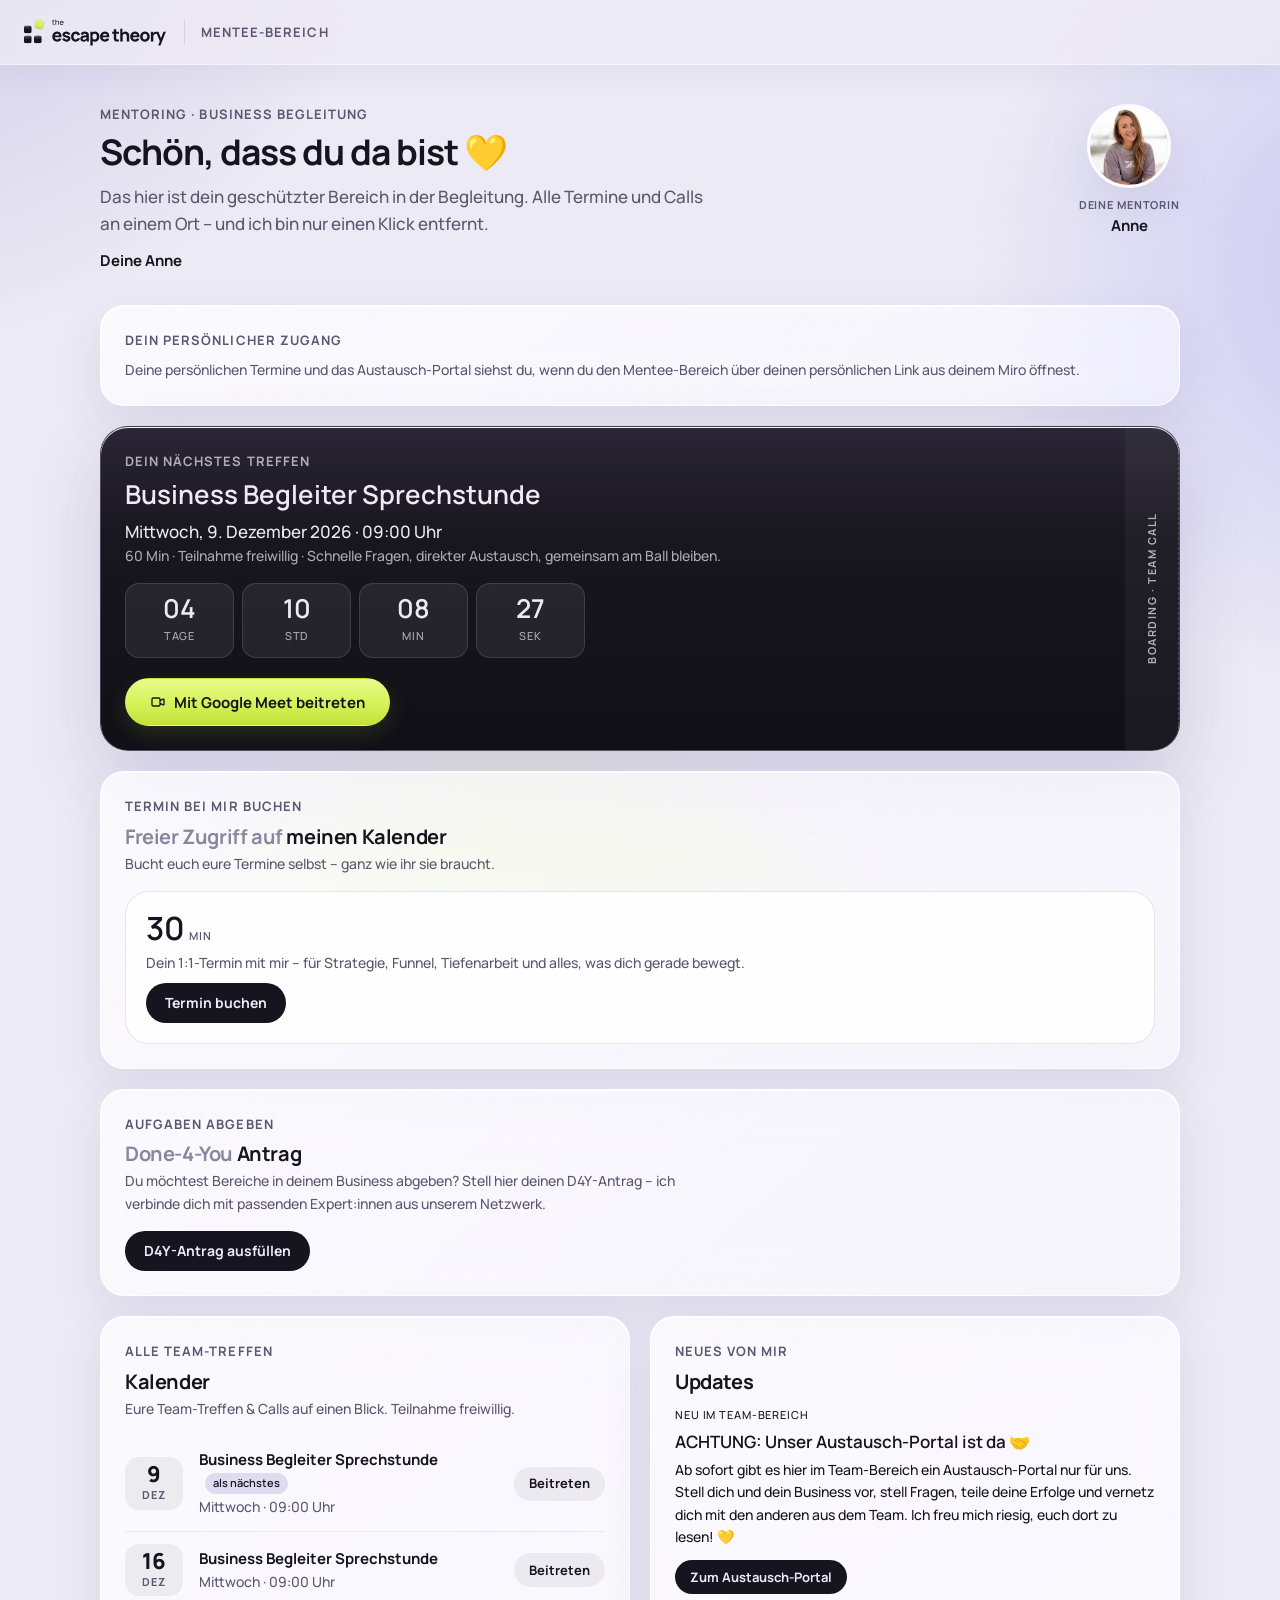
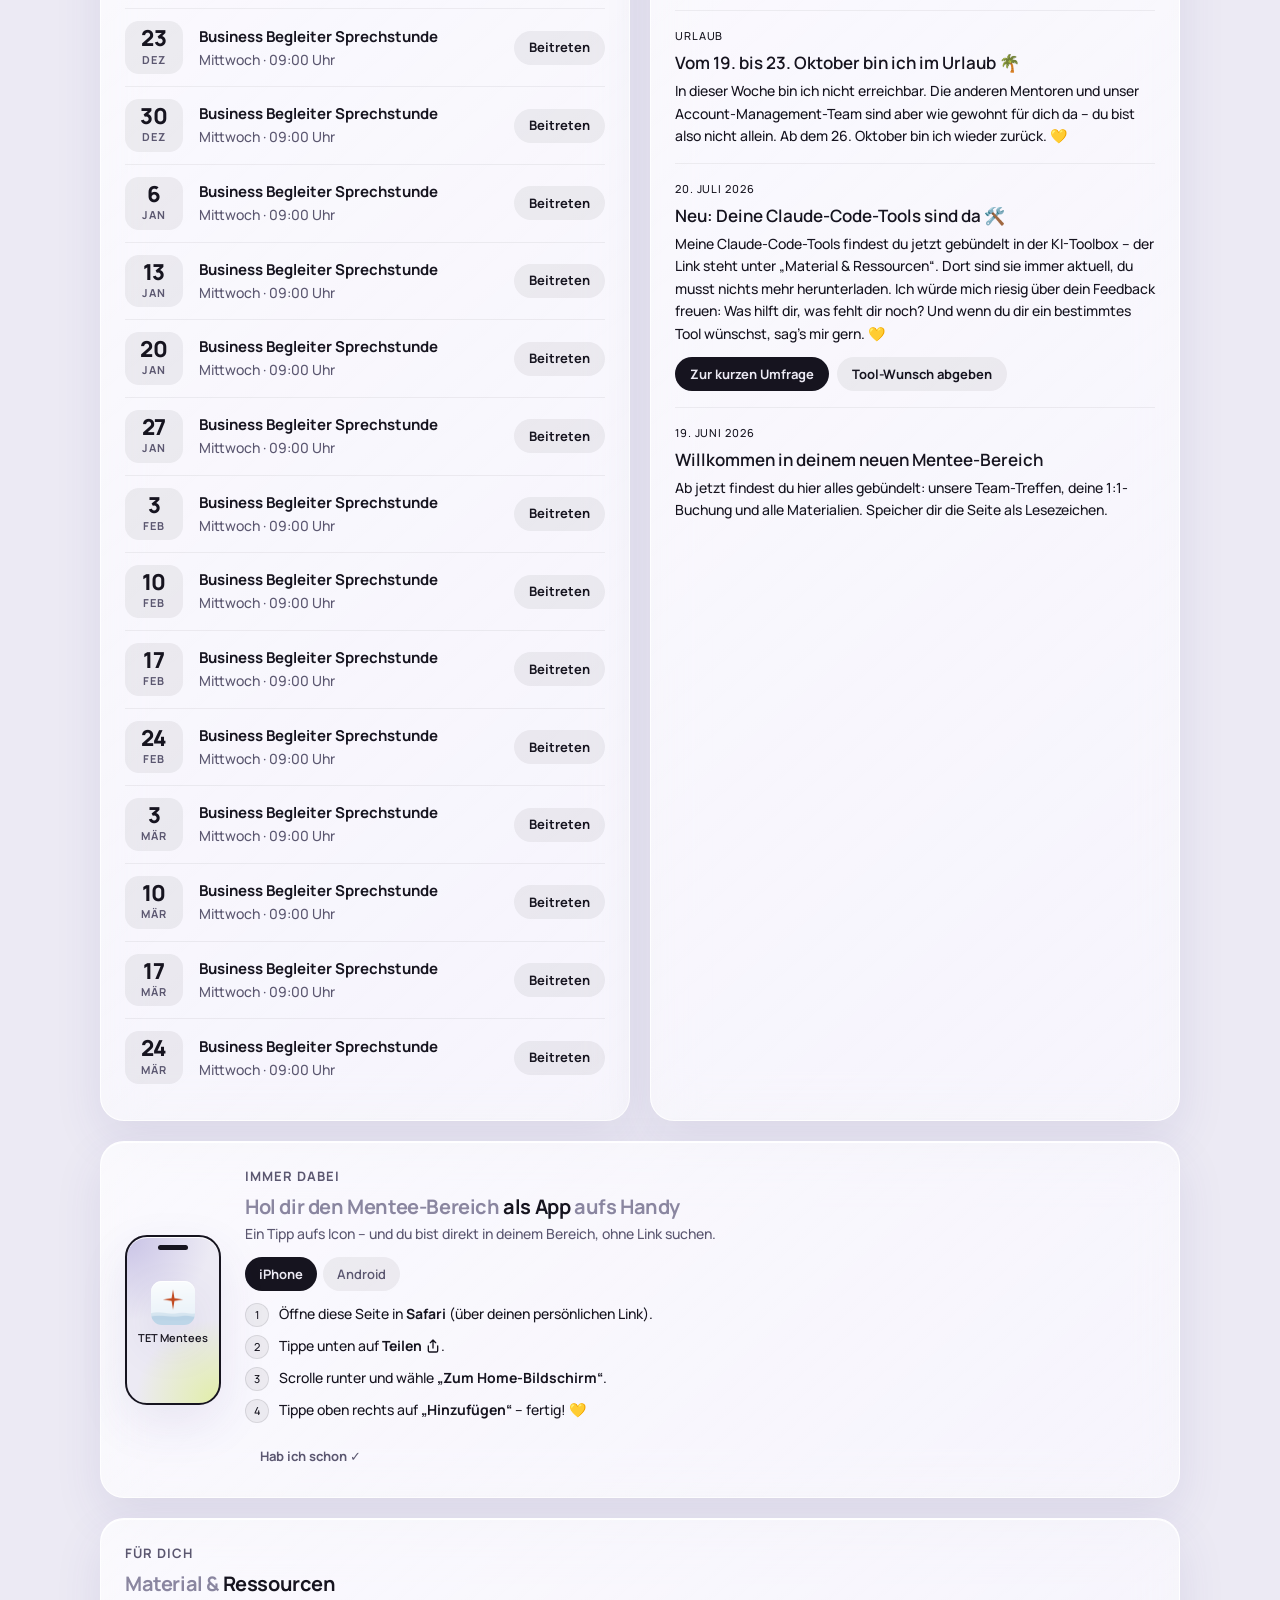
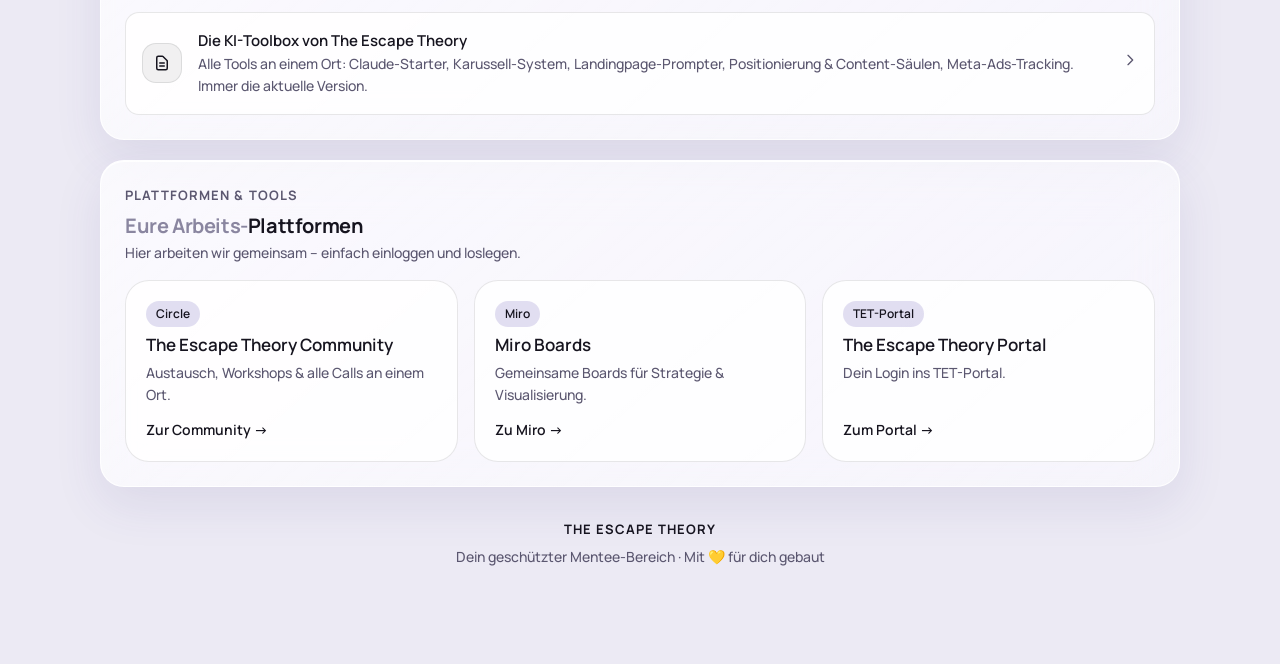
<file: index.html>
<!DOCTYPE html>
<html lang="de">
<head>
<meta charset="UTF-8" />
<meta name="viewport" content="width=device-width, initial-scale=1.0, viewport-fit=cover" />
<title>The Escape Theory · Mentee-Bereich</title>
<meta name="theme-color" content="#ECEAF4" />
<link rel="manifest" href="manifest.webmanifest" />
<link rel="icon" type="image/png" href="icons/icon-192.png" />
<link rel="apple-touch-icon" href="icons/apple-touch-icon.png" />
<meta name="apple-mobile-web-app-capable" content="yes" />
<meta name="mobile-web-app-capable" content="yes" />
<meta name="apple-mobile-web-app-title" content="TET Mentees" />
<meta name="apple-mobile-web-app-status-bar-style" content="default" />

<!-- =========================================================================
     ❶  HIER PFLEGST DU ALLES — kein Code-Wissen nötig.
        Texte, Termine & Links einfach zwischen den
        Anführungszeichen ändern. Danach Datei speichern & neu hochladen.
     ========================================================================= -->
<script>
const DASHBOARD = {

  /* --- Begrüßung -------------------------------------------------------- */
  begruessung: {
    titel: "Schön, dass du da bist 💛",
    text: "Das hier ist dein geschützter Bereich in der Begleitung. Alle Termine und Calls an einem Ort – und ich bin nur einen Klick entfernt.",
    signatur: "Deine Anne",
  },

  /* --- Text fürs große Highlight oben ----------------------------------- */
  // Datum + Meet-Link kommen AUTOMATISCH aus dem jeweils nächsten Termin
  // der Liste `teamTreffen` weiter unten. Hier nur die Texte pflegen.
  treffenInfo: {
    titel: "Team Treffen – Business Begleiter Sprechstunde",
    dauer: "60 Min · Teilnahme freiwillig",
    beschreibung: "Schnelle Fragen, direkter Austausch, gemeinsam am Ball bleiben.",
  },

  /* --- 1:1 Termine buchen (deine Buchungslinks einsetzen) --------------- */
  buchung: {
    link30: "https://call-anne-siebenkees-30.youcanbook.me",       // ← 30-Min Strategie Link
  },

  /* --- Done-4-You (D4Y): Bereiche im Business abgeben ------------------- */
  d4y: {
    link: "d4y.html",   // eigenes Formular – Anträge landen im Blatt „D4Y-Anträge“ + per Mail bei dir
  },

  /* --- Kalender: alle kommenden Team-Treffen ---------------------------- */
  // Neuen Termin = neue Zeile nach dem Muster. Vergangene einfach löschen.
  teamTreffen: [
    // Ab 28.10.2026: feste wöchentliche Sprechstunde – jeden MITTWOCH 09:00–10:00 Uhr,
    // immer mit demselben Google-Meet-Link. Vergangene Termine werden automatisch
    // ausgeblendet. Zum Verlängern einfach weitere Mittwoche nach dem Muster anhängen.
    // Fällt ein Termin aus: ausfall: "Grund" anhängen – er bleibt im Kalender sichtbar
    // (durchgestrichen), zählt aber nicht als „nächstes Treffen“.
    { datum: "2026-10-09 08:30", titel: "Business Begleiter Sprechstunde", meetLink: "https://meet.google.com/bgz-zdwc-gfy" },
    { datum: "2026-10-14 13:45", titel: "Business Begleiter Sprechstunde", meetLink: "https://meet.google.com/fsh-qibz-hbn", dauer: "45 Min · Teilnahme freiwillig" },
    { datum: "2026-10-28 09:00", titel: "Business Begleiter Sprechstunde", meetLink: "https://meet.google.com/bke-tmnv-qpq" },
    { datum: "2026-11-04 09:00", titel: "Business Begleiter Sprechstunde", meetLink: "https://meet.google.com/bke-tmnv-qpq" },
    // KW 46 verschoben (Anne, 26.10.2026): Mi 11.11. 12:30–13:30 statt 09:00
    { datum: "2026-11-11 12:30", titel: "Business Begleiter Sprechstunde", beschreibung: "Ausnahmsweise 12:30–13:30 Uhr", meetLink: "https://meet.google.com/bke-tmnv-qpq" },
    { datum: "2026-11-18 09:00", titel: "Business Begleiter Sprechstunde", meetLink: "https://meet.google.com/bke-tmnv-qpq" },
    { datum: "2026-11-25 09:00", titel: "Business Begleiter Sprechstunde", meetLink: "https://meet.google.com/bke-tmnv-qpq" },
    { datum: "2026-12-02 09:00", titel: "Business Begleiter Sprechstunde", meetLink: "https://meet.google.com/bke-tmnv-qpq" },
    { datum: "2026-12-09 09:00", titel: "Business Begleiter Sprechstunde", meetLink: "https://meet.google.com/bke-tmnv-qpq" },
    { datum: "2026-12-16 09:00", titel: "Business Begleiter Sprechstunde", meetLink: "https://meet.google.com/bke-tmnv-qpq" },
    { datum: "2026-12-23 09:00", titel: "Business Begleiter Sprechstunde", meetLink: "https://meet.google.com/bke-tmnv-qpq" },
    { datum: "2026-12-30 09:00", titel: "Business Begleiter Sprechstunde", meetLink: "https://meet.google.com/bke-tmnv-qpq" },
    { datum: "2027-01-06 09:00", titel: "Business Begleiter Sprechstunde", meetLink: "https://meet.google.com/bke-tmnv-qpq" },
    { datum: "2027-01-13 09:00", titel: "Business Begleiter Sprechstunde", meetLink: "https://meet.google.com/bke-tmnv-qpq" },
    { datum: "2027-01-20 09:00", titel: "Business Begleiter Sprechstunde", meetLink: "https://meet.google.com/bke-tmnv-qpq" },
    { datum: "2027-01-27 09:00", titel: "Business Begleiter Sprechstunde", meetLink: "https://meet.google.com/bke-tmnv-qpq" },
    { datum: "2027-02-03 09:00", titel: "Business Begleiter Sprechstunde", meetLink: "https://meet.google.com/bke-tmnv-qpq" },
    { datum: "2027-02-10 09:00", titel: "Business Begleiter Sprechstunde", meetLink: "https://meet.google.com/bke-tmnv-qpq" },
    { datum: "2027-02-17 09:00", titel: "Business Begleiter Sprechstunde", meetLink: "https://meet.google.com/bke-tmnv-qpq" },
    { datum: "2027-02-24 09:00", titel: "Business Begleiter Sprechstunde", meetLink: "https://meet.google.com/bke-tmnv-qpq" },
    { datum: "2027-03-03 09:00", titel: "Business Begleiter Sprechstunde", meetLink: "https://meet.google.com/bke-tmnv-qpq" },
    { datum: "2027-03-10 09:00", titel: "Business Begleiter Sprechstunde", meetLink: "https://meet.google.com/bke-tmnv-qpq" },
    { datum: "2027-03-17 09:00", titel: "Business Begleiter Sprechstunde", meetLink: "https://meet.google.com/bke-tmnv-qpq" },
    { datum: "2027-03-24 09:00", titel: "Business Begleiter Sprechstunde", meetLink: "https://meet.google.com/bke-tmnv-qpq" },
  ],

  /* --- News & Updates von dir ------------------------------------------- */
  // Neueste oben. Datum nur als Anzeige-Text.
  news: [
    {
      datum: "Neu im Team-Bereich",
      titel: "ACHTUNG: Unser Austausch-Portal ist da 🤝",
      text: "Ab sofort gibt es hier im Team-Bereich ein Austausch-Portal nur für uns. Stell dich und dein Business vor, stell Fragen, teile deine Erfolge und vernetz dich mit den anderen aus dem Team. Ich freu mich riesig, euch dort zu lesen! 💛",
      link: "austausch.html",
      linkText: "Zum Austausch-Portal",
    },
    {
      datum: "Urlaub",
      titel: "Vom 19. bis 23. Oktober bin ich im Urlaub 🌴",
      text: "In dieser Woche bin ich nicht erreichbar. Die anderen Mentoren und unser Account-Management-Team sind aber wie gewohnt für dich da – du bist also nicht allein. Ab dem 26. Oktober bin ich wieder zurück. 💛",
    },
    {
      datum: "20. Juli 2026",
      titel: "Neu: Deine Claude-Code-Tools sind da 🛠️",
      text: "Meine Claude-Code-Tools findest du jetzt gebündelt in der KI-Toolbox – der Link steht unter „Material & Ressourcen“. Dort sind sie immer aktuell, du musst nichts mehr herunterladen. Ich würde mich riesig über dein Feedback freuen: Was hilft dir, was fehlt dir noch? Und wenn du dir ein bestimmtes Tool wünschst, sag's mir gern. 💛",
      link: "umfrage.html",
      linkText: "Zur kurzen Umfrage",
      link2: "wuensche.html",
      linkText2: "Tool-Wunsch abgeben",
    },
    {
      datum: "19. Juni 2026",
      titel: "Willkommen in deinem neuen Mentee-Bereich",
      text: "Ab jetzt findest du hier alles gebündelt: unsere Team-Treffen, deine 1:1-Buchung und alle Materialien. Speicher dir die Seite als Lesezeichen.",
    },
  ],

  /* --- Material & Ressourcen -------------------------------------------- */
  // Die Tools liegen jetzt gebündelt in der KI-Toolbox (tools.theescapetheory.de) –
  // dort sind sie immer aktuell. Hier also nur noch der Verweis darauf, keine ZIPs mehr.
  // Weitere Einträge nach dem Muster: { titel: "...", beschreibung: "...", link: "https://..." }
  material: [
    { titel: "Die KI-Toolbox von The Escape Theory", beschreibung: "Alle Tools an einem Ort: Claude-Starter, Karussell-System, Landingpage-Prompter, Positionierung & Content-Säulen, Meta-Ads-Tracking. Immer die aktuelle Version.", link: "https://tools.theescapetheory.de" },
  ],

  /* --- Plattformen & Tools (Weiterleitungslinks) ------------------------ */
  // Mentees melden sich dort selbst an. Einfach Link/Beschreibung anpassen.
  plattformen: [
    {
      platform: "Circle",
      name: "The Escape Theory Community",
      beschreibung: "Austausch, Workshops & alle Calls an einem Ort.",
      link: "https://members.the-escape-theory.com",
      cta: "Zur Community",
    },
    {
      platform: "Miro",
      name: "Miro Boards",
      beschreibung: "Gemeinsame Boards für Strategie & Visualisierung.",
      link: "https://miro.com/login/",
      cta: "Zu Miro",
    },
    {
      platform: "TET-Portal",
      name: "The Escape Theory Portal",
      beschreibung: "Dein Login ins TET-Portal.",
      link: "https://portal.theescapetheory.de/login",
      cta: "Zum Portal",
    },
  ],
};
</script>
<!-- =========================================================================
     ❷  AB HIER NICHTS MEHR ÄNDERN — das ist Design & Technik.
        Design: Milchglas (TET, seit 28.10.2026) → escape-os.css
        Gemeinsame Logik (Zugang, Script-Adresse, App) → mentee.js
     ========================================================================= -->
<link rel="preload" href="milchglas/manrope.ttf" as="font" type="font/ttf" crossorigin />
<link rel="stylesheet" href="escape-os.css" />
<style>
  /* Countdown */
  .countdown{ display:grid; grid-template-columns:repeat(4,1fr); gap:var(--s2); margin:var(--s4) 0 var(--s5); max-width:460px; }
  .cd{ background:var(--tint); border:1px solid var(--hair); border-radius:var(--r-md); padding:.625rem 0; text-align:center; }
  .cd b{ display:block; font-weight:600; font-size:1.625rem; line-height:1.1; color:var(--ink); }
  .cd span{ font-size:11px; letter-spacing:.08em; text-transform:uppercase; color:var(--slate); }
  .cd.live{ grid-column:1 / -1; background:var(--accent-soft); border-color:var(--accent-tint); }
  .cd.live b{ font-size:1.125rem; color:var(--accent-deep); }
  .ticket .cd{ background:rgba(255,255,255,.07); border-color:rgba(255,255,255,.12); }
  .ticket .cd span{ color:var(--mg-text-auf-dunkel-leise); }
  .ticket .cd.live{ background:rgba(215,242,90,.16); border-color:rgba(215,242,90,.35); }
  .when{ font-size:var(--t-lg); color:var(--ink); font-weight:500; margin-top:var(--s2); }
  .meta{ font-size:var(--t-sm); color:var(--slate); }

  /* Ausgefallene Termine */
  .row.ausfall .date{ opacity:.5; }
  .row.ausfall .t{ text-decoration:line-through; color:var(--slate); }
  .row .aus{ color:var(--danger); font-weight:600; }

  /* Buchung */
  .book-grid{ display:grid; grid-template-columns:1fr 1fr; gap:var(--s4); }
  .book{ display:flex; flex-direction:column; gap:var(--s2); border:1px solid var(--hair); border-radius:var(--r-lg); padding:var(--s5); background:var(--paper); transition:box-shadow var(--med) var(--ease), border-color var(--med) var(--ease), transform var(--med) var(--ease); }
  .book:hover{ box-shadow:var(--sh-2); border-color:var(--mg-glas-linie); background:var(--mg-glas-stark); }
  .book .dur{ font-weight:600; font-size:2rem; color:var(--ink); line-height:1; }
  .book .dur small{ font-size:.6875rem; letter-spacing:.08em; text-transform:uppercase; color:var(--slate); margin-left:.25rem; }
  .book p{ font-size:var(--t-sm); color:var(--slate); flex:1; }
  @media (max-width:640px){ .book-grid{ grid-template-columns:1fr; } }

  /* News */
  .news{ padding:var(--s4) 0; border-bottom:1px solid var(--hair2); }
  .news:first-of-type{ padding-top:var(--s2); }
  .news:last-child{ border-bottom:0; padding-bottom:0; }
  .news .nd{ font-size:11px; letter-spacing:.08em; text-transform:uppercase; color:var(--accent-deep); }
  .news h3{ font-weight:600; font-size:1.0625rem; color:var(--ink); margin:.25rem 0; }
  .news p{ font-size:var(--t-sm); color:var(--body); }
  .news .acts{ display:flex; flex-wrap:wrap; gap:var(--s2); margin-top:var(--s3); }

  /* Material & Plattformen */
  .link-list{ display:flex; flex-direction:column; gap:var(--s3); }
  .link-row{ display:flex; align-items:center; gap:var(--s4); text-decoration:none; color:inherit; border:1px solid var(--hair); border-radius:var(--r-md); padding:var(--s4); background:var(--paper); transition:all var(--med) var(--ease); }
  .link-row:hover{ border-color:var(--mg-glas-linie); background:var(--mg-glas-stark); box-shadow:var(--sh-2); }
  .link-row .lic{ flex:none; width:40px; height:40px; border-radius:var(--r-md); background:var(--tint); border:1px solid var(--hair); display:flex; align-items:center; justify-content:center; color:var(--accent-deep); }
  .link-row .lic svg{ width:18px; height:18px; }
  .link-row .t{ font-weight:600; color:var(--ink); }
  .link-row .s{ font-size:var(--t-sm); color:var(--slate); }
  .link-row .arr{ margin-left:auto; color:var(--slate); flex:none; }
  .plat-grid{ display:grid; grid-template-columns:repeat(auto-fit,minmax(240px,1fr)); gap:var(--s4); }
  .plat{ display:flex; flex-direction:column; gap:.25rem; text-decoration:none; color:inherit; border:1px solid var(--hair); border-radius:var(--r-lg); padding:var(--s5); background:var(--paper); transition:all var(--med) var(--ease); }
  .plat:hover{ border-color:var(--mg-glas-linie); background:var(--mg-glas-stark); box-shadow:var(--sh-2); }
  .plat .pn{ font-weight:600; font-size:var(--t-lg); color:var(--ink); }
  .plat p{ font-size:var(--t-sm); color:var(--slate); flex:1; }
  .plat .cta{ font-weight:600; font-size:var(--t-sm); color:var(--accent-deep); margin-top:var(--s2); }
  @media (max-width:640px){ .plat-grid{ grid-template-columns:1fr; } }

  /* Austausch-Portal */
  .ex-hero{ position:relative; overflow:hidden; background:var(--mg-glas-stark); box-shadow:var(--mg-glas-schatten-stark); border-radius:var(--mg-r-gross); padding:var(--s8); }
  .ex-grid{ position:relative; z-index:1; display:grid; grid-template-columns:minmax(0,1.15fr) minmax(0,1fr); gap:var(--s8); align-items:center; }
  .ex-h{ font-size:var(--t-h2) !important; line-height:1.15; margin-bottom:var(--s2) !important; }
  .ex-stats{ display:flex; flex-wrap:wrap; gap:var(--s2); margin-bottom:var(--s4); }
  .ex-stats span{ font-size:.8125rem; font-weight:600; padding:.3rem .75rem; border-radius:var(--r-pill); background:var(--mg-weich); color:var(--slate); }
  .ex-stats b{ color:var(--ink); font-weight:800; }
  .ex-acts{ display:flex; flex-wrap:wrap; gap:var(--s2); }
  .ex-art{ position:relative; display:flex; flex-direction:column; align-items:center; gap:var(--s4); }
  .ex-window{ width:100%; max-width:340px; background:var(--mg-glas-stark); border:1px solid var(--hair); border-radius:var(--r-xl); box-shadow:var(--sh-3); padding:var(--s4); display:flex; flex-direction:column; gap:var(--s3); transform:rotate(-1.5deg); }
  .ex-bar{ display:flex; gap:5px; margin-bottom:var(--s1); }
  .ex-bar i{ width:8px; height:8px; border-radius:50%; background:var(--hair); }
  .ex-bar i:first-child{ background:var(--mg-akzent); }
  .ex-msg{ display:flex; align-items:flex-end; gap:.5rem; }
  .ex-msg.r{ justify-content:flex-end; }
  .ex-msg .a{ flex:none; width:28px; height:28px; border-radius:50%; display:flex; align-items:center; justify-content:center; font-weight:800; font-size:.6875rem; color:var(--ink); border:2px solid rgba(255,255,255,.9); }
  .ex-msg .a1{ background:linear-gradient(140deg,#EEF8C8,#D7F25A); } .ex-msg .a2{ background:linear-gradient(140deg,#E4E0F4,#C9C3E6); }
  .ex-msg .a3{ background:linear-gradient(140deg,#DCEFD9,#B8DDB4); } .ex-msg .a4{ background:linear-gradient(140deg,#E7E5F0,#B9B4D6); }
  .ex-msg .b{ font-size:.75rem; line-height:1.4; padding:.5rem .75rem; border-radius:14px; max-width:78%; }
  .ex-msg.l .b{ background:var(--tint); color:var(--body); border-bottom-left-radius:4px; }
  .ex-msg.r .b{ background:var(--mg-text); color:var(--mg-text-auf-dunkel); border-bottom-right-radius:4px; }
  .ex-ava{ display:flex; align-items:center; }
  .ex-ava .ava{ width:36px; height:36px; font-size:.75rem; margin-left:-8px; }
  .ex-ava .ava:first-child{ margin-left:0; }
  .ex-ava .more{ margin-left:var(--s2); font-size:var(--t-sm); color:var(--slate); }
  @media (max-width:820px){ .ex-grid{ grid-template-columns:1fr; } .ex-art{ order:-1; } .ex-hero{ padding:var(--s6); } .ex-window{ max-width:300px; } }
  .teaser{ display:flex; flex-direction:column; gap:var(--s2); margin-bottom:var(--s5); }
  .teaser a{ display:flex; gap:var(--s3); align-items:flex-start; text-decoration:none; color:inherit; padding:var(--s3) var(--s4); border:1px solid var(--mg-glas-linie); border-radius:var(--r-md); background:var(--mg-flaeche); transition:all var(--med) var(--ease); }
  .teaser a:hover{ border-color:var(--deep); box-shadow:var(--sh-1); }
  .teaser .tx{ min-width:0; flex:1; }
  .teaser .tm{ font-size:.75rem; color:var(--slate); }
  .teaser .tm b{ color:var(--ink); font-weight:600; }
  .teaser .tt{ font-size:var(--t-sm); color:var(--body); display:-webkit-box; -webkit-line-clamp:2; -webkit-box-orient:vertical; overflow:hidden; }
  .teaser .tc{ flex:none; font-size:.625rem; color:var(--slate); white-space:nowrap; align-self:center; }

  /* App installieren */
  .app-card{ display:grid; grid-template-columns:auto 1fr; gap:var(--s6); align-items:center; }
  .phone{ width:96px; height:170px; border-radius:22px; background:radial-gradient(120px 120px at 0 0,#C9C3E6,transparent 70%),radial-gradient(120px 120px at 100% 100%,rgba(215,242,90,.5),transparent 70%),#ECEAF4; border:2px solid var(--ink); position:relative; overflow:hidden; box-shadow:var(--sh-2); }
  .phone::before{ content:""; position:absolute; top:8px; left:50%; transform:translateX(-50%); width:30px; height:5px; border-radius:3px; background:var(--ink); }
  .phone .appicon{ position:absolute; top:44px; left:50%; transform:translateX(-50%); width:44px; height:44px; border-radius:11px; background:var(--white) url("icons/icon-192.png") center/cover; box-shadow:var(--sh-2); }
  .phone .applbl{ position:absolute; top:92px; width:100%; text-align:center; font-size:11px; font-weight:600; color:var(--ink); }
  .steps{ list-style:none; margin:var(--s3) 0 0; padding:0; counter-reset:st; display:flex; flex-direction:column; gap:var(--s2); }
  .steps li{ counter-increment:st; position:relative; padding-left:34px; min-height:24px; font-size:var(--t-sm); color:var(--body); }
  .steps li::before{ content:counter(st); position:absolute; left:0; top:0; width:22px; height:22px; border-radius:50%; background:var(--accent-soft); color:var(--accent-deep); border:1px solid var(--accent-tint); font-size:.6875rem; display:flex; align-items:center; justify-content:center; }
  .steps .ico{ display:inline-flex; vertical-align:-3px; width:16px; height:16px; color:var(--focus); }
  .app-tabs{ display:flex; gap:.375rem; margin:var(--s3) 0 0; }
  @media (max-width:640px){ .app-card{ grid-template-columns:1fr; } .phone{ display:none; } .row .t{ font-size:var(--t-sm); } }
  /* Funnel-Mapping + Cockpit-Teaser */
  .funnel, .cockpit-teaser{ display:flex; gap:var(--s4); align-items:flex-start; }
  .funnel .ic, .cockpit-teaser .ic{ flex:none; width:44px; height:44px; border-radius:50%; background:var(--tint); display:flex; align-items:center; justify-content:center; font-size:1.25rem; }
  .funnel h2, .cockpit-teaser h2{ margin:.125rem 0 .25rem; }
  .funnel p{ margin-bottom:var(--s3); }
  .funnel.offen .ic{ background:var(--mg-gefahr-grund); }
  .funnel.erledigt .ic{ background:var(--mg-ok-grund); }
  .funnel.geplant .ic{ background:var(--mg-laeuft-grund); }
  .cockpit-teaser{ text-decoration:none; color:inherit; align-items:center; background:var(--mg-glas-stark); box-shadow:var(--mg-glas-schatten-stark); }
  .cockpit-teaser > div:nth-child(2){ flex:1; }
  @media (max-width:640px){ .funnel, .cockpit-teaser{ flex-direction:column; align-items:flex-start; } }
</style>
</head>
<body>

<div class="topbar">
  <a class="brand" href="#" onclick="scrollTo(0,0);return false"><span class="mark"></span><span class="wm">The Escape <em>Theory</em></span></a>
  <span class="sep"></span><span class="ctx">Mentee-Bereich</span>
  <span class="spacer"></span>
  <span class="who" id="who" hidden>Hallo <b id="whoName"></b></span>
  <a class="btn btn-secondary btn-sm" id="topEx" href="austausch.html" hidden>Austausch</a>
</div>

<section class="hero">
  <div class="wrap">
    <div>
      <div class="eyebrow">Mentoring · Business Begleitung</div>
      <h1 id="h-titel"></h1>
      <p class="lead" id="h-text"></p>
      <p class="sig" id="h-sig"></p>
    </div>
    <div class="mentor">
      <img src="anne-avatar.jpg" alt="Anne Siebenkees" />
      <div class="cap">Deine Mentorin<b>Anne</b></div>
    </div>
  </div>
</section>

<main>
  <div class="wrap">
    <div class="grid">

      <!-- Rote Meldung: länger als 14 Tage kein Termin -->
      <div class="alert span" id="alarmCard" hidden>
        <div class="ic">!</div>
        <div>
          <h2>Wir haben uns zu lange nicht gesehen</h2>
          <p id="alarmText"></p>
          <div class="acts">
            <a class="btn btn-primary" id="alarm-30" target="_blank" rel="noopener">Jetzt 30-Min-Termin buchen</a>
          </div>
        </div>
      </div>

      <!-- Nur für Anne: Cockpit -->
      <a class="card span cockpit-teaser" id="cockpitCard" hidden>
        <div class="ic">📋</div>
        <div>
          <div class="eyebrow">Nur für dich, Anne</div>
          <h2>Dein Mentee-<em>Cockpit</em></h2>
          <p class="muted">Funnel-Mappings des Monats, wer zu lange keinen Termin hatte und bei wem der Link im Miro noch fehlt.</p>
        </div>
        <span class="btn btn-primary">Öffnen →</span>
      </a>

      <!-- Funnel-Mapping des Monats -->
      <div class="card span funnel" id="funnelCard" hidden>
        <div class="ic" id="fnIc">📊</div>
        <div class="fn-body">
          <div class="eyebrow" id="fnEyebrow">Funnel-Mapping</div>
          <h2 id="fnTitel"></h2>
          <p class="muted" id="fnText"></p>
          <a class="btn btn-primary" id="fnBtn" target="_blank" rel="noopener" hidden>30-Min-Termin buchen</a>
        </div>
      </div>

      <!-- Hinweis ohne persönlichen Link -->
      <div class="card span" id="hintCard" hidden>
        <div class="eyebrow">Dein persönlicher Zugang</div>
        <p class="muted" id="hintText"></p>
      </div>

      <!-- Nächstes Team-Treffen (Boarding Pass) -->
      <div class="ticket span">
        <div class="body">
          <div class="eyebrow">Dein nächstes Treffen</div>
          <h2 class="serif" style="font-weight:600;font-size:var(--t-h2);color:var(--ink);line-height:1.15" id="nx-titel"></h2>
          <div class="when" id="nx-when"></div>
          <div class="meta" id="nx-meta"></div>
          <div class="countdown" id="countdown"></div>
          <a class="btn btn-primary btn-lg" id="nx-link" target="_blank" rel="noopener"></a>
        </div>
        <div class="stub">Boarding · Team Call</div>
      </div>

      <!-- Eigene 1:1-Termine -->
      <div class="card span" id="myCard" hidden>
        <div class="eyebrow">Nur für dich</div>
        <h2>Deine nächsten Termine <em>bei mir</em></h2>
        <p class="intro">Alle 1:1-Termine, die du bei mir gebucht hast.</p>
        <div id="myList"><p class="muted">Termine werden geladen …</p></div>
      </div>

      <!-- Austausch-Portal (prominent, mit Illustration) -->
      <div class="card span ex-hero" id="exCard" hidden>
        <div class="ex-grid">
          <div class="ex-text">
            <div class="eyebrow">Neu · Austausch-Portal</div>
            <h2 class="ex-h">Dein Team. <em>Dein Austausch.</em></h2>
            <p class="intro">Stell Fragen, feiere Erfolge, teile Tipps und vernetz dich mit den anderen aus dem Team – an einem geschützten Ort nur für uns.</p>
            <div class="ex-stats" id="exStats"></div>
            <div class="teaser" id="teaser"><p class="muted">Wird geladen …</p></div>
            <div class="ex-acts">
              <a class="btn btn-primary btn-lg" id="exLink" href="austausch.html">Zum Austausch-Portal →</a>
              <a class="btn btn-secondary btn-lg" id="exIntro" href="austausch.html">👋 Jetzt vorstellen</a>
            </div>
          </div>
          <div class="ex-art" aria-hidden="true">
            <div class="ex-window">
              <div class="ex-bar"><i></i><i></i><i></i></div>
              <div class="ex-msg l"><span class="a a1">JV</span><span class="b">Mein erstes Reel hat 10k Aufrufe! 🎉</span></div>
              <div class="ex-msg r"><span class="b">Wow, Glückwunsch! 💛</span><span class="a a2">RO</span></div>
              <div class="ex-msg l"><span class="a a3">EB</span><span class="b">Welches Newsletter-Tool nutzt ihr? ❓</span></div>
              <div class="ex-msg r"><span class="b">Brevo – zeig ich dir! 💡</span><span class="a a4">SV</span></div>
            </div>
            <div class="ex-ava" id="exAva"></div>
          </div>
        </div>
      </div>

      <!-- Termin buchen -->
      <div class="card span">
        <div class="eyebrow">Termin bei mir buchen</div>
        <h2>Freier Zugriff auf <em>meinen Kalender</em></h2>
        <p class="intro">Bucht euch eure Termine selbst – ganz wie ihr sie braucht.</p>
        <div class="book-grid" style="grid-template-columns:1fr">
          <div class="book">
            <div class="dur">30<small>Min</small></div>
            <p>Dein 1:1-Termin mit mir – für Strategie, Funnel, Tiefenarbeit und alles, was dich gerade bewegt.</p>
            <a class="btn btn-primary" id="bk-30" target="_blank" rel="noopener" style="align-self:flex-start">Termin buchen</a>
          </div>
        </div>
      </div>

      <!-- Done-4-You -->
      <div class="card span">
        <div class="eyebrow">Aufgaben abgeben</div>
        <h2>Done-4-You <em>Antrag</em></h2>
        <p class="intro">Du möchtest Bereiche in deinem Business abgeben? Stell hier deinen D4Y-Antrag – ich verbinde dich mit passenden Expert:innen aus unserem Netzwerk.</p>
        <a class="btn btn-primary" id="d4y-link">D4Y-Antrag ausfüllen</a>
      </div>

      <!-- Kalender -->
      <div class="card">
        <div class="eyebrow">Alle Team-Treffen</div>
        <h2>Kalender</h2>
        <p class="intro">Eure Team-Treffen &amp; Calls auf einen Blick. Teilnahme freiwillig.</p>
        <div id="calList"></div>
      </div>

      <!-- News -->
      <div class="card">
        <div class="eyebrow">Neues von mir</div>
        <h2>Updates</h2>
        <div id="newsList"></div>
      </div>

      <!-- Als App aufs Handy -->
      <div class="card span" id="appCard" hidden>
        <div class="app-card">
          <div class="phone"><div class="appicon"></div><div class="applbl">TET Mentees</div></div>
          <div>
            <div class="eyebrow">Immer dabei</div>
            <h2>Hol dir den Mentee-Bereich <em>als App</em> aufs Handy</h2>
            <p class="intro" style="margin-bottom:0">Ein Tipp aufs Icon – und du bist direkt in deinem Bereich, ohne Link suchen.</p>
            <div class="app-tabs" id="appTabs">
              <button class="chip" data-os="ios" type="button">iPhone</button>
              <button class="chip" data-os="android" type="button">Android</button>
            </div>
            <ol class="steps" id="steps-ios" hidden>
              <li>Öffne diese Seite in <b>Safari</b> (über deinen persönlichen Link).</li>
              <li>Tippe unten auf <b>Teilen</b> <span class="ico"><svg viewBox="0 0 24 24" fill="none" stroke="currentColor" stroke-width="2" stroke-linecap="round" stroke-linejoin="round"><path d="M12 15V3M8 7l4-4 4 4"/><path d="M5 12v7a2 2 0 002 2h10a2 2 0 002-2v-7"/></svg></span>.</li>
              <li>Scrolle runter und wähle <b>„Zum Home-Bildschirm“</b>.</li>
              <li>Tippe oben rechts auf <b>„Hinzufügen“</b> – fertig! 💛</li>
            </ol>
            <ol class="steps" id="steps-android" hidden>
              <li>Öffne diese Seite in <b>Chrome</b> (über deinen persönlichen Link).</li>
              <li>Tippe oben rechts auf die <b>drei Punkte ⋮</b>.</li>
              <li>Wähle <b>„App installieren“</b> oder <b>„Zum Startbildschirm hinzufügen“</b>.</li>
              <li>Bestätige mit <b>„Installieren“</b> – fertig! 💛</li>
            </ol>
            <div style="display:flex;flex-wrap:wrap;gap:var(--s2);margin-top:var(--s4)">
              <button class="btn btn-primary" id="installBtn" type="button" hidden>Jetzt als App installieren</button>
              <button class="btn btn-ghost btn-sm" id="appDone" type="button">Hab ich schon ✓</button>
            </div>
          </div>
        </div>
      </div>

      <!-- Material -->
      <div class="card span">
        <div class="eyebrow">Für dich</div>
        <h2 style="margin-bottom:var(--s4)">Material &amp; <em>Ressourcen</em></h2>
        <div class="link-list" id="matList"></div>
      </div>

      <!-- Plattformen -->
      <div class="card span">
        <div class="eyebrow">Plattformen &amp; Tools</div>
        <h2>Eure Arbeits-<em>Plattformen</em></h2>
        <p class="intro">Hier arbeiten wir gemeinsam – einfach einloggen und loslegen.</p>
        <div class="plat-grid" id="platList"></div>
      </div>

    </div>
  </div>
  <footer>
    <div class="f-brand">The Escape Theory</div>
    <div style="margin-top:.375rem">Dein geschützter Mentee-Bereich · Mit 💛 für dich gebaut</div>
  </footer>
</main>

<script src="mentee.js"></script>
<script>
const meetIcon = '<svg viewBox="0 0 24 24" fill="none" stroke="currentColor" stroke-width="2" stroke-linecap="round" stroke-linejoin="round"><path d="M15 10l4.553-2.276A1 1 0 0121 8.618v6.764a1 1 0 01-1.447.894L15 14M5 18h8a2 2 0 002-2V8a2 2 0 00-2-2H5a2 2 0 00-2 2v8a2 2 0 002 2z"/></svg>';
const arrIcon  = '<svg width="16" height="16" viewBox="0 0 24 24" fill="none" stroke="currentColor" stroke-width="2" stroke-linecap="round" stroke-linejoin="round"><path d="M9 5l7 7-7 7"/></svg>';
const fileIcon = '<svg viewBox="0 0 24 24" fill="none" stroke="currentColor" stroke-width="2" stroke-linecap="round" stroke-linejoin="round"><path d="M9 12h6m-6 4h6m2 5H7a2 2 0 01-2-2V5a2 2 0 012-2h5.586a1 1 0 01.707.293l5.414 5.414a1 1 0 01.293.707V19a2 2 0 01-2 2z"/></svg>';
function parseDate(s){ const [d,t]=s.split(" "); const [y,m,day]=d.split("-").map(Number); const [h,min]=t.split(":").map(Number); return new Date(y,m-1,day,h,min); }

/* ---------- Allgemeiner Bereich (aus dem Pflegebereich oben) ---------- */
function render(){
  const D = DASHBOARD;
  $("h-titel").textContent = D.begruessung.titel;
  $("h-text").textContent  = D.begruessung.text;
  $("h-sig").textContent   = D.begruessung.signatur || "";

  // Kommende Team-Treffen: chronologisch, vergangene fallen automatisch raus
  const now = new Date();
  const upcoming = D.teamTreffen
    .map(t => ({ ...t, dt: parseDate(t.datum) }))
    .filter(t => t.dt >= new Date(now.getTime() - 3600*1000))
    .sort((a, b) => a.dt - b.dt);

  const info = D.treffenInfo, nx = upcoming.find(t => !t.ausfall);
  if (nx) {
    $("nx-titel").textContent = nx.titel || info.titel;
    $("nx-when").textContent  = fmtLong(nx.dt);
    $("nx-meta").textContent  = [nx.dauer || info.dauer, nx.beschreibung || info.beschreibung].filter(Boolean).join(" · ");
    $("nx-link").href = nx.meetLink;
    $("nx-link").innerHTML = meetIcon + ((nx.meetLink || "").includes("zoom") ? "Per Zoom beitreten" : "Mit Google Meet beitreten");
    startCountdown(nx.dt);
  } else {
    $("nx-titel").textContent = info.titel;
    $("nx-when").textContent  = "Aktuell ist kein Termin geplant.";
    $("nx-meta").textContent  = "Neue Termine folgen in Kürze 💛";
    $("nx-link").hidden = true;
  }

  $("bk-30").href = D.buchung.link30;

  if (D.d4y) $("d4y-link").href = /^https?:/.test(D.d4y.link) ? D.d4y.link : withCode(D.d4y.link);

  $("calList").innerHTML = upcoming.length ? upcoming.map(t => `
    <div class="row${t.ausfall ? " ausfall" : ""}">
      <div class="date"><div class="d">${t.dt.getDate()}</div><div class="m">${MON[t.dt.getMonth()]}</div></div>
      <div class="info">
        <div class="t">${t.titel}${t === nx ? '<span class="soon">als nächstes</span>' : ''}</div>
        <div class="s">${t.ausfall ? `<span class="aus">${t.ausfall}</span>` : `${TAG[t.dt.getDay()]} · ${pad(t.dt.getHours())}:${pad(t.dt.getMinutes())} Uhr`}</div>
      </div>
      ${t.ausfall ? "" : `<a class="btn btn-secondary btn-sm" href="${t.meetLink}" target="_blank" rel="noopener">Beitreten</a>`}
    </div>`).join("") : `<p class="muted">Aktuell sind keine Termine eingetragen. Schau bald wieder vorbei 💛</p>`;

  $("newsList").innerHTML = D.news.map(n => `
    <div class="news">
      <div class="nd">${n.datum}</div>
      <h3>${n.titel}</h3>
      <p>${n.text}</p>
      ${(n.link || n.link2) ? `<div class="acts">
        ${n.link ? `<a class="btn btn-primary btn-sm" href="${n.link}" target="_blank" rel="noopener">${n.linkText || "Mehr erfahren"}</a>` : ""}
        ${n.link2 ? `<a class="btn btn-secondary btn-sm" href="${n.link2}" target="_blank" rel="noopener">${n.linkText2 || "Mehr"}</a>` : ""}
      </div>` : ""}
    </div>`).join("");

  $("matList").innerHTML = D.material.length ? D.material.map(m => `
    <a class="link-row" href="${m.link}" target="_blank" rel="noopener">
      <div class="lic">${fileIcon}</div>
      <div><div class="t">${m.titel}</div><div class="s">${m.beschreibung}</div></div>
      <div class="arr">${arrIcon}</div>
    </a>`).join("") : `<p class="muted">Hier sammeln sich bald deine Tools, Anleitungen &amp; Workbooks. 💛</p>`;

  $("platList").innerHTML = (D.plattformen || []).map(p => `
    <a class="plat" href="${p.link}" target="_blank" rel="noopener">
      <span class="tag cool" style="align-self:flex-start">${p.platform}</span>
      <div class="pn">${p.name}</div>
      <p>${p.beschreibung}</p>
      <span class="cta">${p.cta} →</span>
    </a>`).join("");
}

let cdTimer;
function startCountdown(target){
  clearInterval(cdTimer);
  const el = $("countdown");
  function tick(){
    const diff = target - new Date();
    if (diff <= 0){ el.innerHTML = `<div class="cd live"><b>Läuft gerade – komm dazu! 🎉</b></div>`; clearInterval(cdTimer); return; }
    const d=Math.floor(diff/86400000), h=Math.floor(diff/3600000)%24, m=Math.floor(diff/60000)%60, s=Math.floor(diff/1000)%60;
    el.innerHTML = [[d,"Tage"],[h,"Std"],[m,"Min"],[s,"Sek"]].map(([n,l]) => `<div class="cd"><b>${pad(n)}</b><span>${l}</span></div>`).join("");
  }
  tick(); cdTimer = setInterval(tick, 1000);
}

/* ---------- Persönlicher Bereich ---------- */
function showHint(msg){ $("hintText").textContent = msg; $("hintCard").hidden = false; }

async function loadPersonal(){
  const alt = gemerkt("dashboard");
  if (alt) renderPersonal(alt);            // sofort den letzten Stand zeigen
  try {
    const d = await api({});
    if (!d.ok) { setCode(""); ["myCard","exCard","who","topEx","alarmCard","funnelCard","cockpitCard"].forEach(id => $(id).hidden = true); showHint(d.fehler); return; }
    merken("dashboard", d);
    renderPersonal(d);
  } catch {
    if (alt) return;                       // alter Stand bleibt stehen
    $("myList").innerHTML = `<p class="muted">Deine Termine konnten gerade nicht geladen werden. Lade die Seite gleich noch einmal neu.</p>`;
    $("teaser").innerHTML = `<p class="muted">Die Beiträge konnten gerade nicht geladen werden.</p>`;
  }
}

function renderPersonal(d){
  $("whoName").textContent = (d.ich.name || "").split(" ")[0];
  ["who","topEx","myCard","exCard"].forEach(id => $(id).hidden = false);
  $("topEx").href = withCode("austausch.html");
  $("exLink").href = withCode("austausch.html");

  // Eigene Termine
  const t = d.termine || { kommend: [] };
  $("myList").innerHTML = t.kommend.length ? t.kommend.map((x,i) => {
    const dt = new Date(x.start);
    return `<div class="row">
      <div class="date"><div class="d">${dt.getDate()}</div><div class="m">${MON[dt.getMonth()]}</div></div>
      <div class="info">
        <div class="t">${esc(x.titel || "Termin mit Anne")}${i===0 ? '<span class="soon">als nächstes</span>' : ''}</div>
        <div class="s">${fmtLong(dt)}${x.minuten ? " · " + x.minuten + " Min" : ""}</div>
      </div>
    </div>`;
  }).join("") : `<p class="muted">Aktuell hast du keinen Termin bei mir gebucht. Buch dir gleich hier unten deinen nächsten Termin. 💛</p>`;

  // Nur für Anne: Link zum Cockpit
  $("cockpitCard").hidden = !(d.ich && d.ich.team);
  $("cockpitCard").href = withCode("cockpit.html");

  // Funnel-Mapping des Monats
  const fn = d.funnel;
  $("funnelCard").hidden = !fn;
  if (fn) {
    const wann = iso => { const x = new Date(iso); return `${x.getDate()}. ${MONL[x.getMonth()]}`; };
    $("funnelCard").className = "card span funnel " + fn.status;
    $("fnEyebrow").textContent = "Funnel-Mapping · " + fn.monat;
    $("fnIc").textContent = fn.status === "erledigt" ? "✅" : fn.status === "geplant" ? "📅" : "📊";
    $("fnTitel").innerHTML = fn.status === "erledigt" ? "Funnel-Mapping <em>erledigt</em>"
      : fn.status === "geplant" ? "Dein Funnel-Mapping ist <em>eingeplant</em>"
      : `Diesen Monat noch <em>kein Funnel-Mapping</em>`;
    $("fnText").textContent = fn.status === "erledigt"
      ? `Wir haben deinen Funnel am ${wann(fn.letztes)} gemappt. Stark! Im nächsten Monat schauen wir wieder gemeinsam drauf.`
      : fn.status === "geplant"
      ? `In deinem Termin am ${wann(fn.termin)} mappen wir gemeinsam deinen Funnel. Bring gern deine aktuellen Zahlen mit.`
      : `Einmal im Monat mappen wir gemeinsam deinen Funnel. So siehst du, was funktioniert und wo wir nachschärfen. Buch dir noch im ${fn.monat} deinen Termin.`;
    $("fnBtn").hidden = fn.status !== "offen";
    $("fnBtn").href = DASHBOARD.buchung.link30;
  }

  // Rote Meldung
  if (t.alarm) {
    $("alarmText").textContent = t.tageSeit === null
      ? "Du hast noch keinen 1:1-Termin bei mir gebucht. Buch dir jetzt deinen ersten Termin, damit wir gemeinsam am Ball bleiben."
      : `Dein letzter Termin bei mir ist schon ${t.tageSeit} Tage her, und du hast noch keinen neuen gebucht. Buch dir jetzt deinen nächsten Termin, damit wir gemeinsam am Ball bleiben.`;
    $("alarm-30").href = DASHBOARD.buchung.link30;
    $("alarmCard").hidden = false;
  } else {
    $("alarmCard").hidden = true;
  }

  // Austausch-Portal: Zahlen, Team-Gesichter und die 2 neuesten Beiträge
  const alle = d.beitraege || [], prof = d.profile || [];
  const ichVorgestellt = prof.some(p => p.eigenes && (p.business || p.ueber));
  $("exIntro").href = withCode("austausch.html") + "#team";
  $("exIntro").hidden = ichVorgestellt;
  $("exStats").hidden = !prof.length && !alle.length;
  $("exStats").innerHTML = `<span><b>${prof.length}</b> vorgestellt</span><span><b>${alle.length}</b> Beiträge</span><span><b>${alle.reduce((n, x) => n + x.kommentare.length, 0)}</b> Kommentare</span>`;
  $("exAva").innerHTML = prof.slice(0, 6).map(p => avatar(p.name, p.foto)).join("") + (prof.length > 6 ? `<span class="more">+${prof.length - 6}</span>` : "");
  const b = alle.slice(0, 2);
  $("teaser").innerHTML = b.length ? b.map(x => `
    <a href="${withCode("austausch.html")}#b-${esc(x.id)}">
      ${avatar(x.name, "", "sm")}
      <div class="tx">
        <div class="tm"><b>${esc(x.name)}</b> · ${KAT_ICON[x.kategorie] || "💬"} ${esc(x.kategorie)} · ${fmtRel(x.zeit)}</div>
        <div class="tt">${esc(x.text)}</div>
      </div>
      <div class="tc">💬 ${x.kommentare.length}</div>
    </a>`).join("") : "";
}

/* ---------- Als App aufs Handy ---------- */
function setupApp(){
  let erledigt = false; try { erledigt = localStorage.getItem("tet-app-ok") === "1"; } catch {}
  if (isStandalone() || erledigt) return;
  $("appCard").hidden = false;
  const zeige = os => {
    document.querySelectorAll("#appTabs .chip").forEach(c => c.classList.toggle("is-on", c.dataset.os === os));
    $("steps-ios").hidden = os !== "ios"; $("steps-android").hidden = os !== "android";
  };
  const os = plattform(); zeige(os === "desktop" ? "ios" : os);
  document.querySelectorAll("#appTabs .chip").forEach(c => c.addEventListener("click", () => zeige(c.dataset.os)));
  const btn = () => { $("installBtn").hidden = !installPrompt; };
  btn(); document.addEventListener("tet-installbar", btn);
  $("installBtn").addEventListener("click", async () => { if (!installPrompt) return; installPrompt.prompt(); await installPrompt.userChoice; installPrompt = null; btn(); });
  $("appDone").addEventListener("click", () => { try { localStorage.setItem("tet-app-ok", "1"); } catch {} $("appCard").hidden = true; });
}

/* ---------- Start ---------- */
render();
setupApp();
if (API_URL && getCode()) loadPersonal();
else if (API_URL) showHint("Deine persönlichen Termine und das Austausch-Portal siehst du, wenn du den Mentee-Bereich über deinen persönlichen Link aus deinem Miro öffnest.");
</script>
</body>
</html>
</file>
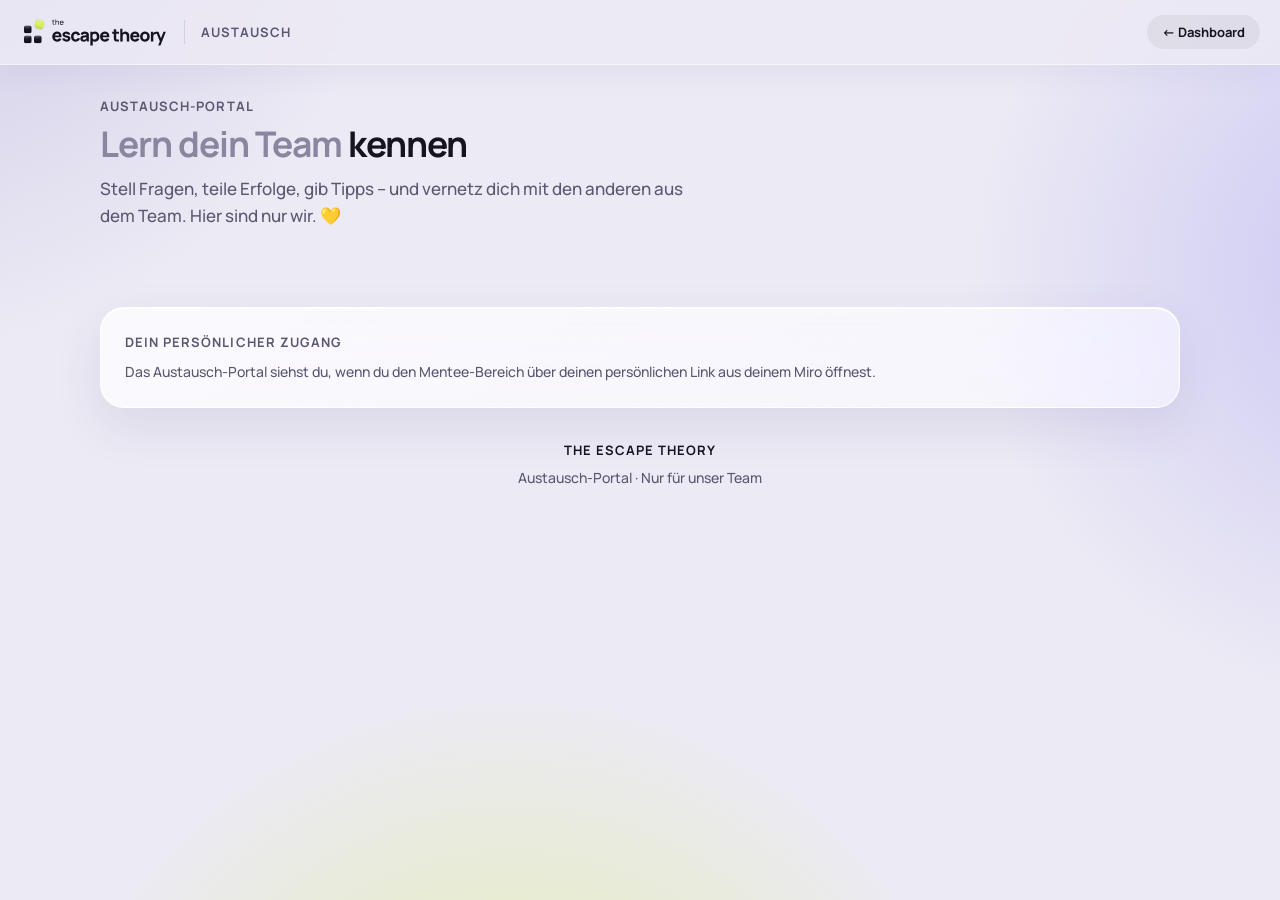
<file: austausch.html>
<!DOCTYPE html>
<html lang="de">
<head>
<meta charset="UTF-8" />
<meta name="viewport" content="width=device-width, initial-scale=1.0, viewport-fit=cover" />
<title>The Escape Theory · Austausch-Portal</title>
<meta name="theme-color" content="#ECEAF4" />
<link rel="manifest" href="manifest.webmanifest" />
<link rel="icon" type="image/png" href="icons/icon-192.png" />
<link rel="apple-touch-icon" href="icons/apple-touch-icon.png" />
<meta name="apple-mobile-web-app-capable" content="yes" />
<meta name="mobile-web-app-capable" content="yes" />
<meta name="apple-mobile-web-app-title" content="TET Mentees" />
<link rel="preload" href="milchglas/manrope.ttf" as="font" type="font/ttf" crossorigin />
<link rel="stylesheet" href="escape-os.css" />
<style>
  .hero{ padding:var(--s8) 0 calc(var(--s12) + 30px); }
  .layout{ display:grid; grid-template-columns:minmax(0,1fr) 300px; gap:var(--s5); align-items:start; }
  .side{ position:sticky; top:76px; display:flex; flex-direction:column; gap:var(--s4); }
  @media (max-width:900px){ .layout{ grid-template-columns:1fr; } .side{ display:none; } }

  .seg{ display:inline-flex; background:var(--mg-glas-stark); border:1px solid var(--mg-glas-linie); border-radius:var(--r-pill); padding:4px; box-shadow:var(--mg-glas-schatten); margin-bottom:var(--s5); }
  .seg button{ border:0; background:none; cursor:pointer; padding:.5rem 1.125rem; border-radius:var(--r-pill); font-weight:600; font-size:var(--t-sm); color:var(--slate); transition:all var(--fast) var(--ease); }
  .seg button{ min-height:40px; }
  .seg button.is-on{ background:var(--mg-text); color:var(--mg-text-auf-dunkel); font-weight:700; }

  /* Composer */
  .composer .top{ display:flex; gap:var(--s3); align-items:flex-start; }
  .composer textarea{ min-height:96px; }
  .composer .bar{ display:flex; flex-wrap:wrap; gap:var(--s3); align-items:center; justify-content:space-between; margin-top:var(--s3); }
  .composer .lbl{ font-size:11px; letter-spacing:.08em; text-transform:uppercase; color:var(--slate); margin:var(--s3) 0 var(--s2); }

  /* Feed */
  .filters{ display:flex; flex-wrap:wrap; gap:.5rem; margin:var(--s5) 0 var(--s4); }
  .feed{ display:flex; flex-direction:column; gap:var(--s4); }
  .post{ scroll-margin-top:80px; }
  .post.flash{ box-shadow:0 0 0 3px var(--accent-tint), var(--sh-2); }
  .post .head{ display:flex; gap:var(--s3); align-items:center; margin-bottom:var(--s3); }
  .post .nm{ font-weight:600; color:var(--ink); }
  .post .tm{ font-size:.75rem; color:var(--slate); }
  .post .head .tag{ margin-left:auto; }
  .post .txt{ color:var(--body); white-space:pre-line; word-wrap:break-word; }
  .post .txt a{ color:var(--focus); }
  .post .foot{ display:flex; align-items:center; gap:var(--s2); margin-top:var(--s4); padding-top:var(--s3); border-top:1px solid var(--hair2); }
  .post .foot .spacer{ flex:1; }
  .comments{ margin-top:var(--s3); display:flex; flex-direction:column; gap:var(--s3); }
  .cmt{ display:flex; gap:var(--s3); align-items:flex-start; }
  .cmt .bubble{ flex:1; min-width:0; background:var(--tint); border:1px solid var(--hair); border-radius:var(--r-md); padding:.5rem .75rem; }
  .cmt .bubble .nm{ font-size:var(--t-sm); }
  .cmt .bubble .tm{ font-size:.6875rem; }
  .cmt .bubble p{ font-size:var(--t-sm); white-space:pre-line; word-wrap:break-word; }
  .cmt .del{ border:0; background:none; cursor:pointer; color:var(--slate); font-size:.6875rem; padding:0 .25rem; }
  .cmt .del:hover{ color:var(--danger); }
  .reply{ display:flex; gap:var(--s2); align-items:flex-end; margin-top:var(--s3); }
  .reply textarea{ min-height:42px; height:42px; }

  /* Team */
  .team-tools{ display:flex; flex-wrap:wrap; gap:var(--s3); margin-bottom:var(--s4); }
  .team-tools .input{ flex:1; min-width:200px; }
  .team{ display:grid; grid-template-columns:repeat(auto-fill,minmax(260px,1fr)); gap:var(--s4); }
  .pf{ display:flex; flex-direction:column; gap:var(--s2); }
  .pf.me{ border-color:var(--accent-tint); background:linear-gradient(180deg,var(--accent-soft),var(--white) 40%); }
  .pf .head{ display:flex; gap:var(--s3); align-items:center; margin-bottom:var(--s2); }
  .pf .nm{ font-weight:600; font-size:var(--t-lg); color:var(--ink); line-height:1.2; }
  .pf .biz{ font-size:var(--t-sm); color:var(--slate); }
  .pf .lbl{ font-size:11px; letter-spacing:.08em; text-transform:uppercase; color:var(--accent-deep); margin-top:var(--s2); }
  .pf p{ font-size:var(--t-sm); white-space:pre-line; }
  .pf .links{ display:flex; flex-wrap:wrap; gap:var(--s2); margin-top:auto; padding-top:var(--s3); }

  .side .card{ padding:var(--s5); }
  .side h3{ font-weight:600; font-size:var(--t-lg); color:var(--ink); margin-bottom:var(--s2); }
  .side ul{ margin:0; padding-left:1.1rem; font-size:var(--t-sm); color:var(--body); }
  .side li{ margin-bottom:.25rem; }
  .empty{ text-align:center; padding:var(--s10) var(--s5); }
  .empty .big{ font-size:2rem; }
</style>
</head>
<body>

<div class="topbar">
  <a class="brand" id="homeLink" href="index.html"><span class="mark"></span><span class="wm">The Escape <em>Theory</em></span></a>
  <span class="sep"></span><span class="ctx">Austausch</span>
  <span class="spacer"></span>
  <span class="who" id="who" hidden>Hallo <b id="whoName"></b></span>
  <a class="btn btn-secondary btn-sm" id="backLink" href="index.html">← Dashboard</a>
</div>

<section class="hero">
  <div class="wrap">
    <div>
      <div class="eyebrow">Austausch-Portal</div>
      <h1>Lern dein Team <em>kennen</em></h1>
      <p class="lead">Stell Fragen, teile Erfolge, gib Tipps – und vernetz dich mit den anderen aus dem Team. Hier sind nur wir. 💛</p>
    </div>
  </div>
</section>

<main>
  <div class="wrap">

    <div class="card" id="hintCard" hidden>
      <div class="eyebrow">Dein persönlicher Zugang</div>
      <p class="muted" id="hintText">Das Austausch-Portal siehst du, wenn du den Mentee-Bereich über deinen persönlichen Link aus deinem Miro öffnest.</p>
    </div>

    <div class="layout" id="portal" hidden>
      <div>
        <div class="seg" role="tablist">
          <button type="button" class="is-on" data-tab="feed">Beiträge</button>
          <button type="button" data-tab="team">Team</button>
        </div>

        <!-- Beiträge -->
        <section id="tab-feed">
          <form class="card composer" id="composer">
            <div class="top">
              <div id="meAva"></div>
              <textarea class="input" name="text" maxlength="2000" placeholder="Was möchtest du mit dem Team teilen?" required></textarea>
            </div>
            <div class="lbl">Worum geht's?</div>
            <div class="chips" id="katPick"></div>
            <div class="bar">
              <span class="muted" id="postMsg"></span>
              <button class="btn btn-haupt" type="submit" id="postBtn">Posten</button>
            </div>
          </form>

          <div class="filters" id="filters"></div>
          <div class="feed" id="feed"><p class="muted">Beiträge werden geladen …</p></div>
        </section>

        <!-- Team -->
        <section id="tab-team" hidden>
          <div class="team-tools">
            <input class="input" type="search" id="teamSearch" placeholder="Suchen, z. B. Instagram, Funnel, Coaching …" />
            <button class="btn btn-primary" type="button" id="pfEditBtn">Jetzt vorstellen</button>
          </div>
          <div class="team" id="team"></div>
        </section>
      </div>

      <aside class="side">
        <div class="card">
          <div class="eyebrow">Dein Profil</div>
          <div style="display:flex;gap:var(--s3);align-items:center;margin-bottom:var(--s3)">
            <div id="sideAva"></div>
            <div><div style="font-weight:600;color:var(--ink)" id="sideName"></div><div class="muted" id="sideBiz"></div></div>
          </div>
          <button class="btn btn-secondary btn-sm btn-full" type="button" id="pfEditBtn2">Profil bearbeiten</button>
        </div>
        <div class="card">
          <h3>So funktioniert's</h3>
          <ul>
            <li>Teile Fragen, Erfolge &amp; Tipps als Beitrag.</li>
            <li>Kommentiere bei den anderen – jede Antwort hilft.</li>
            <li>Im Reiter <b>Team</b> findest du alle Vorstellungen.</li>
            <li>Deine eigenen Beiträge kannst du jederzeit löschen.</li>
          </ul>
        </div>
        <button class="btn btn-ghost btn-sm" type="button" id="refresh">↻ Aktualisieren</button>
      </aside>
    </div>

  </div>
  <footer>
    <div class="f-brand">The Escape Theory</div>
    <div style="margin-top:.375rem">Austausch-Portal · Nur für unser Team</div>
  </footer>
</main>

<!-- Profil-Formular -->
<dialog id="pfDialog">
  <form class="dlg" id="pfForm">
    <div class="eyebrow">Austausch</div>
    <h2>Stell dich dem <em>Team</em> vor</h2>
    <div class="field"><label>Name</label><input class="input" name="name" maxlength="80" required /></div>
    <div class="field"><label>Dein Business <span class="hint">(in einem Satz)</span></label><input class="input" name="business" maxlength="150" placeholder="z. B. Business-Coach für Selbstständige Mamas" /></div>
    <div class="field"><label>Über mich</label><textarea class="input" name="ueber" rows="3" maxlength="600" placeholder="Wer bist du, was treibt dich an?"></textarea></div>
    <div class="field"><label>Dabei kann ich helfen</label><textarea class="input" name="biete" rows="2" maxlength="600" placeholder="z. B. Canva, Texte, Reels schneiden …"></textarea></div>
    <div class="field"><label>Dazu suche ich Austausch</label><textarea class="input" name="suche" rows="2" maxlength="600" placeholder="z. B. Funnel-Aufbau, Accountability-Partnerin …"></textarea></div>
    <div class="field"><label>Instagram <span class="hint">(@name oder Link)</span></label><input class="input" name="instagram" maxlength="150" /></div>
    <div class="field"><label>Website</label><input class="input" name="website" maxlength="200" placeholder="https://…" /></div>
    <div class="field"><label>Foto-Link <span class="hint">(optional, z. B. dein Profilbild)</span></label><input class="input" name="foto" maxlength="300" placeholder="https://…" /></div>
    <label class="check"><input type="checkbox" name="emailZeigen" /> Meine E-Mail-Adresse für das Team sichtbar machen</label>
    <div class="dlg-msg" id="pfMsg"></div>
    <div class="dlg-acts">
      <button class="btn btn-ghost" type="button" id="pfCancel">Abbrechen</button>
      <button class="btn btn-primary" type="submit" id="pfSave">Speichern</button>
    </div>
  </form>
</dialog>

<script src="mentee.js"></script>
<script>
let DATA = { beitraege: [], profile: [], ich: {} };
let filterKat = "", neuKat = "Allgemein";
const offen = new Set();   // Beiträge mit aufgeklappten Kommentaren

["homeLink","backLink"].forEach(id => $(id).href = withCode("index.html"));

/* ---------- Laden & Speichern ---------- */
async function laden(payload){
  const d = await api({ bereich: "austausch", ...(payload || {}) });
  if (!d.ok) { setCode(""); $("portal").hidden = true; $("who").hidden = true; $("hintText").textContent = d.fehler; $("hintCard").hidden = false; return null; }
  d.beitraege = d.beitraege || []; d.profile = d.profile || []; DATA = d; merken("austausch", d); renderAll(); return d;
}

function renderAll(){
  $("portal").hidden = false; $("who").hidden = false;
  $("whoName").textContent = (DATA.ich.name || "").split(" ")[0];
  const me = (DATA.profile || []).find(p => p.eigenes) || { name: DATA.ich.name };
  $("meAva").innerHTML = avatar(me.name, me.foto);
  $("sideAva").innerHTML = avatar(me.name, me.foto);
  $("sideName").textContent = me.name || DATA.ich.name;
  $("sideBiz").textContent = me.business || "Noch nicht vorgestellt";
  $("pfEditBtn").textContent = me.business || me.ueber ? "Mein Profil bearbeiten" : "Jetzt vorstellen";
  renderFilters(); renderFeed(); renderTeam();
}

/* ---------- Tabs ---------- */
document.querySelectorAll(".seg button").forEach(b => b.addEventListener("click", () => {
  document.querySelectorAll(".seg button").forEach(x => x.classList.toggle("is-on", x === b));
  $("tab-feed").hidden = b.dataset.tab !== "feed"; $("tab-team").hidden = b.dataset.tab !== "team";
}));

/* ---------- Kategorien ---------- */
$("katPick").innerHTML = KATEGORIEN.map(k => `<button type="button" class="chip${k === neuKat ? " is-on" : ""}" data-k="${k}">${KAT_ICON[k]} ${k}</button>`).join("");
$("katPick").addEventListener("click", e => {
  const c = e.target.closest(".chip"); if (!c) return;
  neuKat = c.dataset.k; $("katPick").querySelectorAll(".chip").forEach(x => x.classList.toggle("is-on", x === c));
});
function renderFilters(){
  const da = new Set(DATA.beitraege.map(b => b.kategorie));
  $("filters").innerHTML = [`<button type="button" class="chip${!filterKat ? " is-on" : ""}" data-k="">Alle</button>`]
    .concat(KATEGORIEN.filter(k => da.has(k)).map(k => `<button type="button" class="chip${filterKat === k ? " is-on" : ""}" data-k="${k}">${KAT_ICON[k]} ${k}</button>`)).join("");
}
$("filters").addEventListener("click", e => { const c = e.target.closest(".chip"); if (!c) return; filterKat = c.dataset.k; renderFilters(); renderFeed(); });

/* ---------- Feed ---------- */
function renderFeed(){
  const list = DATA.beitraege.filter(b => !filterKat || b.kategorie === filterKat);
  if (!list.length) {
    $("feed").innerHTML = `<div class="card empty"><div class="big">💬</div><p class="muted">${DATA.beitraege.length ? "In dieser Kategorie gibt es noch nichts." : "Noch ist es ruhig hier. Stell dich vor oder stell die erste Frage!"}</p></div>`;
    return;
  }
  $("feed").innerHTML = list.map(b => {
    const auf = offen.has(b.id), n = b.kommentare.length;
    return `<article class="card post" id="b-${esc(b.id)}">
      <div class="head">
        ${avatar(b.name, (DATA.profile.find(p => p.name === b.name) || {}).foto)}
        <div><div class="nm">${esc(b.name)}</div><div class="tm">${fmtRel(b.zeit)}</div></div>
        <span class="tag">${KAT_ICON[b.kategorie] || "💬"} ${esc(b.kategorie)}</span>
      </div>
      <div class="txt">${richText(b.text)}</div>
      <div class="foot">
        <button type="button" class="btn btn-ghost btn-sm" data-toggle="${esc(b.id)}">💬 ${n ? n + (n === 1 ? " Kommentar" : " Kommentare") : "Kommentieren"}</button>
        <span class="spacer"></span>
        ${b.eigenes ? `<button type="button" class="btn btn-ghost btn-sm" data-del-b="${esc(b.id)}">Löschen</button>` : ""}
      </div>
      ${auf ? `<div class="comments">
        ${b.kommentare.map(k => `<div class="cmt">
          ${avatar(k.name, (DATA.profile.find(p => p.name === k.name) || {}).foto, "sm")}
          <div class="bubble"><span class="nm">${esc(k.name)}</span> <span class="tm">· ${fmtRel(k.zeit)}</span>${k.eigenes ? ` <button type="button" class="del" data-del-k="${esc(k.id)}">löschen</button>` : ""}<p>${richText(k.text)}</p></div>
        </div>`).join("")}
        <form class="reply" data-reply="${esc(b.id)}">
          <textarea class="input" name="text" maxlength="1000" placeholder="Schreib einen Kommentar …" required></textarea>
          <button class="btn btn-primary" type="submit">Senden</button>
        </form>
      </div>` : ""}
    </article>`;
  }).join("");
}

$("feed").addEventListener("click", async e => {
  const t = e.target.closest("[data-toggle]");
  if (t) { const id = t.dataset.toggle; offen.has(id) ? offen.delete(id) : offen.add(id); renderFeed(); const f = document.querySelector(`[data-reply="${CSS.escape(id)}"] textarea`); if (f) f.focus(); return; }
  const db = e.target.closest("[data-del-b]");
  if (db && confirm("Diesen Beitrag wirklich löschen? Die Kommentare verschwinden mit.")) { db.disabled = true; await laden({ aktion: "loeschen", art: "beitrag", id: db.dataset.delB }); return; }
  const dk = e.target.closest("[data-del-k]");
  if (dk && confirm("Diesen Kommentar löschen?")) { dk.disabled = true; await laden({ aktion: "loeschen", art: "kommentar", id: dk.dataset.delK }); }
});
$("feed").addEventListener("submit", async e => {
  const f = e.target.closest("[data-reply]"); if (!f) return;
  e.preventDefault();
  const text = f.elements.text.value.trim(); if (!text) return;
  const btn = f.querySelector("button"); btn.disabled = true; btn.textContent = "…";
  try { await laden({ aktion: "kommentarSchreiben", kommentar: { beitragId: f.dataset.reply, text } }); }
  catch { btn.disabled = false; btn.textContent = "Senden"; alert("Keine Verbindung. Bitte versuch es gleich noch einmal."); }
});
// Strg/Cmd + Enter sendet
document.addEventListener("keydown", e => { if (e.key === "Enter" && (e.metaKey || e.ctrlKey) && e.target.form) e.target.form.requestSubmit(); });

/* ---------- Neuer Beitrag ---------- */
$("composer").addEventListener("submit", async e => {
  e.preventDefault();
  const ta = $("composer").elements.text, text = ta.value.trim(); if (!text) return;
  $("postBtn").disabled = true; $("postBtn").textContent = "Wird gepostet …"; $("postMsg").textContent = "";
  try {
    const d = await laden({ aktion: "beitragSchreiben", beitrag: { text, kategorie: neuKat } });
    if (d) { ta.value = ""; filterKat = ""; renderFilters(); renderFeed(); $("postMsg").textContent = "Gepostet 💛"; setTimeout(() => $("postMsg").textContent = "", 3000); }
  } catch { $("postMsg").textContent = "Keine Verbindung. Bitte versuch es gleich noch einmal."; }
  finally { $("postBtn").disabled = false; $("postBtn").textContent = "Posten"; }
});

/* ---------- Team ---------- */
function renderTeam(){
  const q = $("teamSearch").value.trim().toLowerCase();
  const list = DATA.profile.filter(p => !q || [p.name,p.business,p.ueber,p.biete,p.suche].join(" ").toLowerCase().includes(q));
  if (!list.length) { $("team").innerHTML = `<div class="card empty" style="grid-column:1/-1"><div class="big">👋</div><p class="muted">${DATA.profile.length ? "Keine Treffer für deine Suche." : "Noch hat sich niemand vorgestellt. Mach du den Anfang!"}</p></div>`; return; }
  $("team").innerHTML = list.map(p => {
    const ig = igUrl(p.instagram), web = safeUrl(p.website);
    const links = [
      p.kontakt && !p.eigenes ? `<a class="btn btn-primary btn-sm" href="mailto:${esc(p.kontakt)}?subject=${encodeURIComponent("Hallo aus dem Escape-Theory-Team 💛")}">✉ Schreib mir</a>` : "",
      ig ? `<a class="btn btn-secondary btn-sm" href="${esc(ig)}" target="_blank" rel="noopener">Instagram</a>` : "",
      web ? `<a class="btn btn-secondary btn-sm" href="${esc(web)}" target="_blank" rel="noopener">Website</a>` : "",
    ].join("");
    return `<div class="card pf${p.eigenes ? " me" : ""}">
      <div class="head">${avatar(p.name, p.foto)}<div><div class="nm">${esc(p.name)}${p.eigenes ? ' <span class="tag" style="vertical-align:2px">Du</span>' : ""}</div>${p.business ? `<div class="biz">${esc(p.business)}</div>` : ""}</div></div>
      ${p.ueber ? `<p>${esc(p.ueber)}</p>` : ""}
      ${p.biete ? `<div class="lbl">Dabei kann ich helfen</div><p>${esc(p.biete)}</p>` : ""}
      ${p.suche ? `<div class="lbl">Dazu suche ich Austausch</div><p>${esc(p.suche)}</p>` : ""}
      ${links ? `<div class="links">${links}</div>` : ""}
    </div>`;
  }).join("");
}
$("teamSearch").addEventListener("input", renderTeam);

/* ---------- Profil bearbeiten ---------- */
const pfForm = $("pfForm");
function profilOeffnen(){
  const p = DATA.profile.find(x => x.eigenes) || { name: DATA.ich.name };
  ["name","business","ueber","biete","suche","instagram","website","foto"].forEach(k => pfForm.elements[k].value = p[k] || "");
  pfForm.elements.emailZeigen.checked = !!p.emailZeigen;
  $("pfMsg").textContent = ""; $("pfDialog").showModal();
}
["pfEditBtn","pfEditBtn2"].forEach(id => $(id).addEventListener("click", profilOeffnen));
$("pfCancel").addEventListener("click", () => $("pfDialog").close());
pfForm.addEventListener("submit", async e => {
  e.preventDefault();
  const f = pfForm.elements, profil = {};
  ["name","business","ueber","biete","suche","instagram","website","foto"].forEach(k => profil[k] = f[k].value.trim());
  profil.emailZeigen = f.emailZeigen.checked;
  $("pfSave").disabled = true; $("pfSave").textContent = "Speichert …"; $("pfMsg").textContent = "";
  try { const d = await laden({ aktion: "profilSpeichern", profil }); if (d) $("pfDialog").close(); }
  catch { $("pfMsg").textContent = "Keine Verbindung. Bitte versuch es gleich noch einmal."; }
  finally { $("pfSave").disabled = false; $("pfSave").textContent = "Speichern"; }
});

/* ---------- Start ---------- */
$("refresh").addEventListener("click", () => laden().catch(() => {}));
document.addEventListener("visibilitychange", () => { if (!document.hidden && !$("portal").hidden) laden().catch(() => {}); });

if (API_URL && getCode()) {
  const alt = gemerkt("austausch");
  if (alt) { DATA = alt; renderAll(); }   // sofort den letzten Stand zeigen
  laden().then(() => {
    // „Jetzt vorstellen“ vom Dashboard: Team-Reiter + Profil-Formular öffnen
    if (location.hash === "#team") {
      document.querySelector('.seg [data-tab="team"]').click();
      const me = DATA.profile.find(p => p.eigenes);
      if (!me || !(me.business || me.ueber)) profilOeffnen();
      return;
    }
    // Sprung aus der Dashboard-Vorschau direkt zum Beitrag
    const ziel = location.hash && document.querySelector(location.hash);
    if (ziel) { ziel.scrollIntoView({ block: "start" }); ziel.classList.add("flash"); setTimeout(() => ziel.classList.remove("flash"), 1800); }
  }).catch(() => { if (alt) return; $("feed").innerHTML = `<p class="muted">Die Beiträge konnten gerade nicht geladen werden. Lade die Seite gleich noch einmal neu.</p>`; $("portal").hidden = false; });
} else {
  $("hintCard").hidden = false;
}
</script>
</body>
</html>
</file>
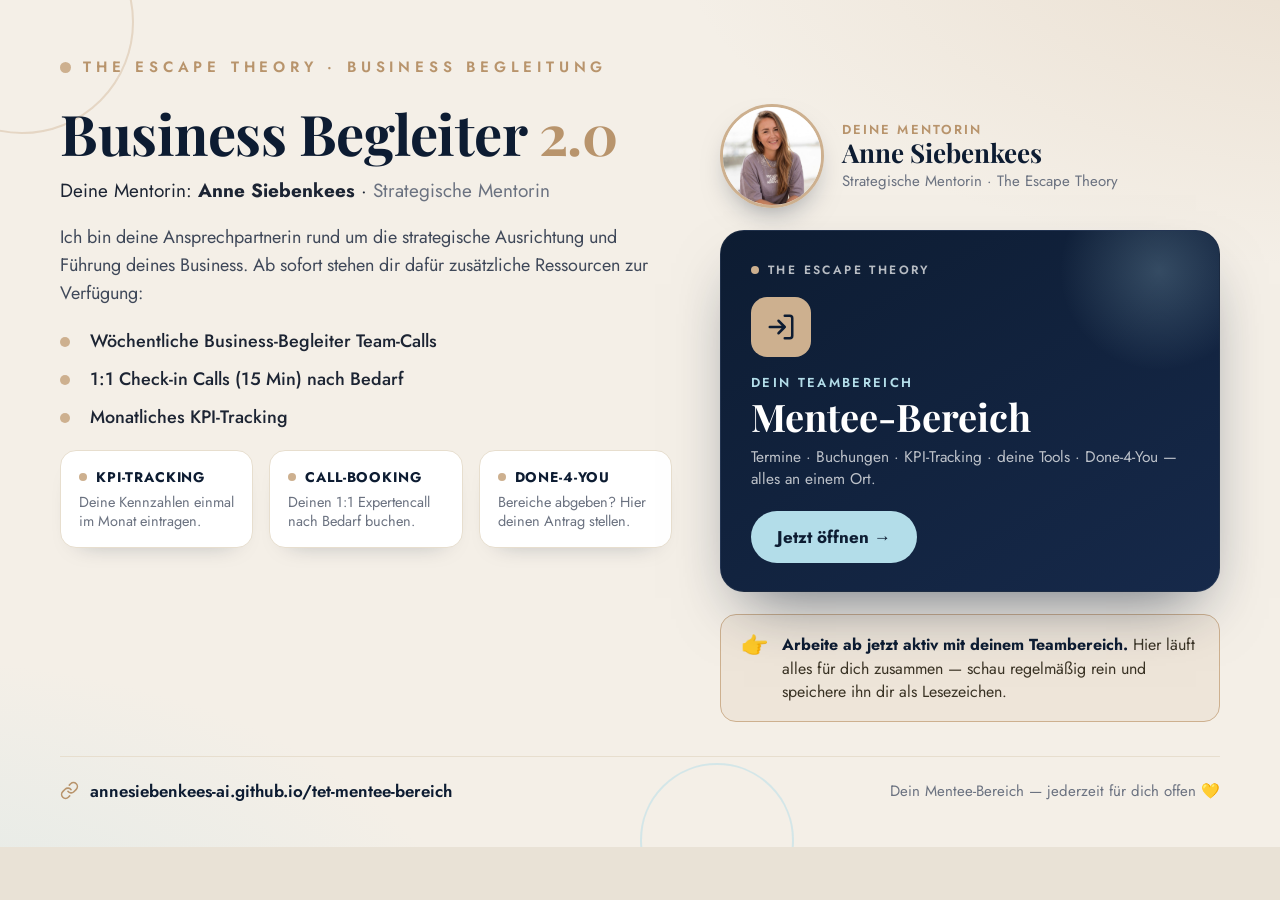
<file: board.html>
<!DOCTYPE html>
<html lang="de">
<head>
<meta charset="UTF-8">
<meta name="viewport" content="width=device-width, initial-scale=1.0">
<title>Business Begleiter 2.0 · The Escape Theory</title>
<link rel="preconnect" href="https://fonts.googleapis.com">
<link rel="preconnect" href="https://fonts.gstatic.com" crossorigin>
<link href="https://fonts.googleapis.com/css2?family=Jost:wght@400;500;600;700&family=Playfair+Display:wght@600;700&display=swap" rel="stylesheet">
<style>
  :root{
    --navy:#0d1c32; --navy-2:#16294a; --camel:#cdb08f; --camel-d:#b8946c;
    --blue:#b3dde9; --cream:#f4efe7; --card:#ffffff; --line:#e7dece;
    --ink:#1c2433; --muted:#6b7280;
  }
  *{margin:0;padding:0;box-sizing:border-box}
  html,body{background:#e9e2d6}
  body{font-family:'Jost',sans-serif;-webkit-font-smoothing:antialiased;display:flex;justify-content:center}

  .panel{
    position:relative; width:1600px; overflow:hidden;
    background:
      radial-gradient(1200px 620px at 108% -12%, rgba(205,176,143,.30), transparent 60%),
      radial-gradient(1000px 560px at -8% 116%, rgba(179,221,233,.30), transparent 58%),
      var(--cream);
    padding:56px 60px 44px;
  }
  /* dezente Ecken-Shapes (Brand: shapes in the corners) */
  .panel::before{content:"";position:absolute;top:-90px;left:-90px;width:220px;height:220px;border:2px solid rgba(205,176,143,.4);border-radius:50%}
  .panel::after{content:"";position:absolute;bottom:-70px;right:38%;width:150px;height:150px;border:2px solid rgba(179,221,233,.5);border-radius:50%}

  .eyebrow{display:flex;align-items:center;gap:12px;color:var(--camel-d);letter-spacing:.32em;text-transform:uppercase;font-size:15px;font-weight:600;margin-bottom:26px}
  .eyebrow .dot{width:11px;height:11px;border-radius:50%;background:var(--camel)}

  .body{display:grid;grid-template-columns:1fr 500px;gap:48px;position:relative;z-index:2}

  /* LINKS */
  h1{font-family:'Playfair Display',serif;font-weight:700;color:var(--navy);font-size:56px;line-height:1.02;margin-bottom:16px;letter-spacing:-.5px}
  h1 .num{color:var(--camel-d)}
  .mentor{font-size:19px;color:var(--ink);margin-bottom:20px}
  .mentor b{font-weight:700}
  .mentor .role{color:var(--muted)}
  .desc{font-size:18px;line-height:1.55;color:#3f4859;max-width:760px;margin-bottom:20px}
  .bul{list-style:none;margin-bottom:20px}
  .bul li{position:relative;padding-left:30px;font-size:18px;color:var(--ink);margin-bottom:12px;font-weight:500}
  .bul li::before{content:"";position:absolute;left:0;top:9px;width:10px;height:10px;border-radius:50%;background:var(--camel)}
  .praxis{font-size:18px;line-height:1.5;color:#3f4859;margin-bottom:28px;max-width:760px}
  .praxis b{color:var(--navy);font-weight:700}

  .chips{display:grid;grid-template-columns:repeat(3,1fr);gap:16px}
  .chip{display:block;background:var(--card);border:1.5px solid var(--line);border-radius:16px;padding:16px 18px;text-decoration:none;box-shadow:0 12px 26px -20px rgba(13,28,50,.4)}
  .chip .lab{display:flex;align-items:center;gap:9px;font-size:14px;font-weight:700;letter-spacing:.06em;text-transform:uppercase;color:var(--navy);margin-bottom:5px}
  .chip .lab .b{width:8px;height:8px;border-radius:50%;background:var(--camel)}
  .chip .s{font-size:14.5px;color:var(--muted);line-height:1.35}

  /* RECHTS */
  .right{display:flex;flex-direction:column;gap:22px}
  .who{display:flex;align-items:center;gap:18px}
  .who img{width:104px;height:104px;border-radius:50%;object-fit:cover;border:3px solid var(--camel);box-shadow:0 14px 30px -14px rgba(13,28,50,.5)}
  .who .n{font-size:13px;letter-spacing:.16em;text-transform:uppercase;color:var(--camel-d);font-weight:600}
  .who .nn{font-family:'Playfair Display',serif;font-size:26px;color:var(--navy);font-weight:700;line-height:1.1}
  .who .rr{font-size:15px;color:var(--muted);margin-top:2px}

  /* Teambereich-Hero (der Star) */
  .team{position:relative;display:block;text-decoration:none;border-radius:24px;padding:30px 30px 28px;overflow:hidden;
    background:linear-gradient(150deg,var(--navy) 0%,var(--navy-2) 100%);
    box-shadow:0 30px 60px -24px rgba(13,28,50,.6);border:1px solid rgba(255,255,255,.06)}
  .team::after{content:"";position:absolute;top:-60px;right:-40px;width:200px;height:200px;border-radius:50%;background:radial-gradient(circle,rgba(179,221,233,.22),transparent 70%)}
  .team .brand{display:flex;align-items:center;gap:9px;color:rgba(255,255,255,.7);font-size:12px;letter-spacing:.2em;text-transform:uppercase;font-weight:600;margin-bottom:18px}
  .team .brand .d{width:8px;height:8px;border-radius:50%;background:var(--camel)}
  .team .ico{width:60px;height:60px;border-radius:16px;background:var(--camel);display:flex;align-items:center;justify-content:center;margin-bottom:16px}
  .team .ico svg{width:30px;height:30px;stroke:var(--navy)}
  .team .eye{color:var(--blue);font-size:13px;letter-spacing:.18em;text-transform:uppercase;font-weight:600;margin-bottom:6px}
  .team h2{font-family:'Playfair Display',serif;color:#fff;font-size:38px;font-weight:700;line-height:1;margin-bottom:10px}
  .team .sub{color:rgba(255,255,255,.72);font-size:15.5px;line-height:1.4;margin-bottom:22px}
  .team .btn{display:inline-flex;align-items:center;gap:10px;background:var(--blue);color:var(--navy);font-weight:700;font-size:17px;padding:14px 26px;border-radius:30px}

  .callout{display:flex;gap:14px;align-items:flex-start;background:rgba(205,176,143,.16);border:1.5px solid var(--camel);border-radius:16px;padding:18px 20px}
  .callout .em{font-size:22px;line-height:1}
  .callout .t{font-size:16px;line-height:1.45;color:#3a3325}
  .callout .t b{color:var(--navy);font-weight:700}

  .foot{display:flex;align-items:center;justify-content:space-between;gap:20px;margin-top:34px;padding-top:22px;border-top:1.5px solid var(--line);position:relative;z-index:2}
  .foot .url{display:flex;align-items:center;gap:11px;font-size:17px;font-weight:600;color:var(--navy)}
  .foot .url svg{width:19px;height:19px;stroke:var(--camel-d)}
  .foot .fr{font-size:15px;color:var(--muted)}
</style>
</head>
<body>
<div class="panel">
  <div class="eyebrow"><span class="dot"></span> The Escape Theory · Business Begleitung</div>

  <div class="body">
    <!-- LINKS: Infos -->
    <div class="left">
      <h1>Business Begleiter <span class="num">2.0</span></h1>
      <div class="mentor">Deine Mentorin: <b>Anne Siebenkees</b> · <span class="role">Strategische Mentorin</span></div>
      <p class="desc">Ich bin deine Ansprechpartnerin rund um die strategische Ausrichtung und Führung deines Business. Ab sofort stehen dir dafür zusätzliche Ressourcen zur Verfügung:</p>
      <ul class="bul">
        <li>Wöchentliche Business-Begleiter Team-Calls</li>
        <li>1:1 Check-in Calls (15 Min) nach Bedarf</li>
        <li>Monatliches KPI-Tracking</li>
      </ul>
      <div class="chips">
        <a class="chip" href="https://airtable.com/appuUyAbs2BOPJAjK/pagsTOJsMsSM9loEM/form" target="_blank" rel="noopener">
          <div class="lab"><span class="b"></span> KPI-Tracking</div>
          <div class="s">Deine Kennzahlen einmal im Monat eintragen.</div>
        </a>
        <a class="chip" href="https://call-anne-siebenkees-45.youcanbook.me" target="_blank" rel="noopener">
          <div class="lab"><span class="b"></span> Call-Booking</div>
          <div class="s">Deinen 1:1 Expertencall nach Bedarf buchen.</div>
        </a>
        <a class="chip" href="https://airtable.com/appuUyAbs2BOPJAjK/pagTQnAvJc3TpbEqF/form" target="_blank" rel="noopener">
          <div class="lab"><span class="b"></span> Done-4-You</div>
          <div class="s">Bereiche abgeben? Hier deinen Antrag stellen.</div>
        </a>
      </div>
    </div>

    <!-- RECHTS: Foto + Teambereich-Hero -->
    <div class="right">
      <div class="who">
        <img src="anne-avatar.jpg" alt="Anne Siebenkees">
        <div>
          <div class="n">Deine Mentorin</div>
          <div class="nn">Anne Siebenkees</div>
          <div class="rr">Strategische Mentorin · The Escape Theory</div>
        </div>
      </div>

      <a class="team" href="https://annesiebenkees-ai.github.io/tet-mentee-bereich/" target="_blank" rel="noopener">
        <div class="brand"><span class="d"></span> The Escape Theory</div>
        <div class="ico">
          <svg fill="none" viewBox="0 0 24 24" stroke-width="2" stroke-linecap="round" stroke-linejoin="round"><path d="M15 3h4a2 2 0 0 1 2 2v14a2 2 0 0 1-2 2h-4M10 17l5-5-5-5M15 12H3"/></svg>
        </div>
        <div class="eye">Dein Teambereich</div>
        <h2>Mentee-Bereich</h2>
        <div class="sub">Termine · Buchungen · KPI-Tracking · deine Tools · Done-4-You — alles an einem Ort.</div>
        <span class="btn">Jetzt öffnen →</span>
      </a>

      <div class="callout">
        <span class="em">👉</span>
        <div class="t"><b>Arbeite ab jetzt aktiv mit deinem Teambereich.</b> Hier läuft alles für dich zusammen — schau regelmäßig rein und speichere ihn dir als Lesezeichen.</div>
      </div>
    </div>
  </div>

  <div class="foot">
    <div class="url">
      <svg fill="none" viewBox="0 0 24 24" stroke-width="2" stroke-linecap="round" stroke-linejoin="round"><path d="M10 13a5 5 0 0 0 7.54.54l3-3a5 5 0 0 0-7.07-7.07l-1.72 1.71M14 11a5 5 0 0 0-7.54-.54l-3 3a5 5 0 0 0 7.07 7.07l1.71-1.71"/></svg>
      annesiebenkees-ai.github.io/tet-mentee-bereich
    </div>
    <div class="fr">Dein Mentee-Bereich — jederzeit für dich offen 💛</div>
  </div>
</div>
</body>
</html>
</file>
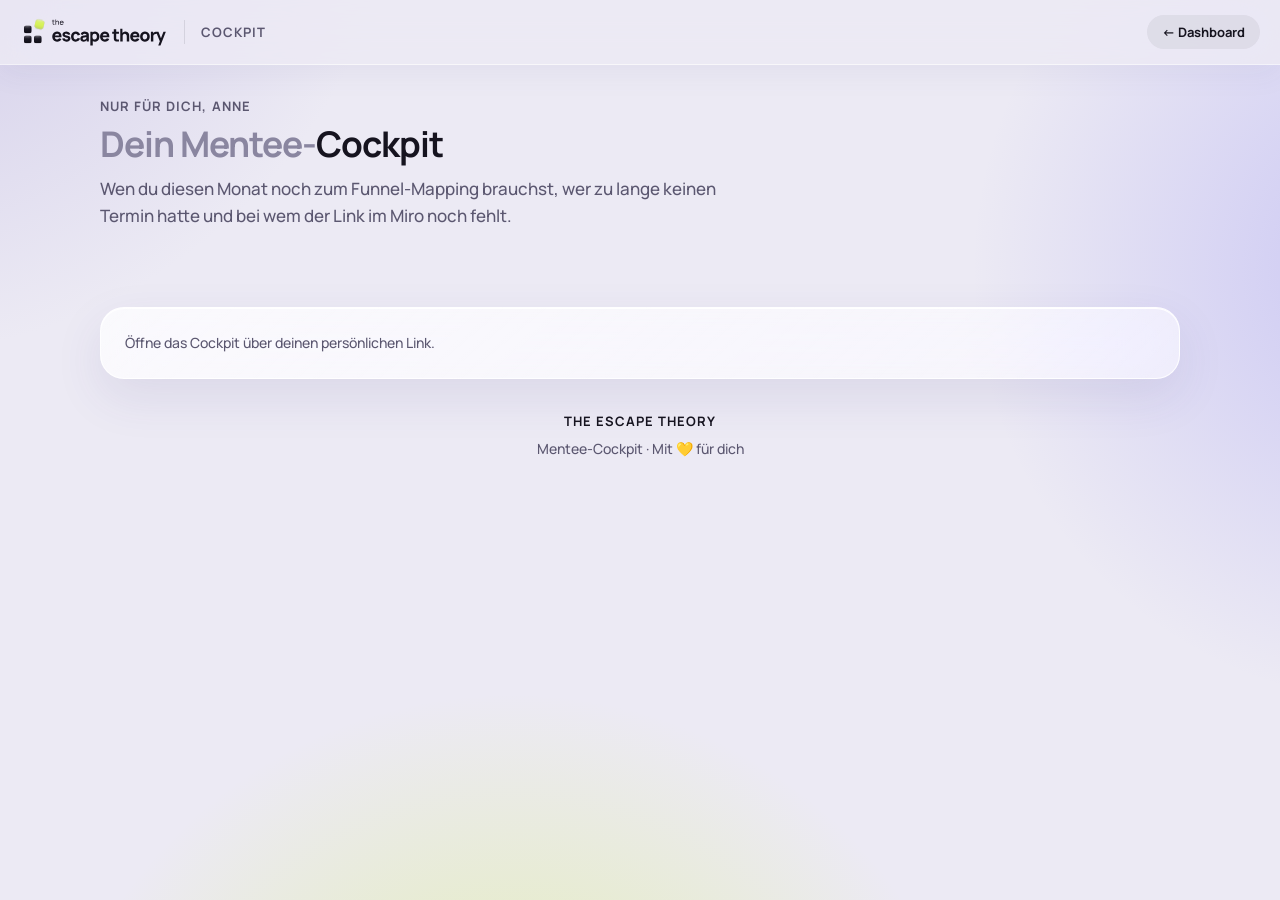
<file: cockpit.html>
<!DOCTYPE html>
<html lang="de">
<head>
<meta charset="UTF-8" />
<meta name="viewport" content="width=device-width, initial-scale=1.0, viewport-fit=cover" />
<title>The Escape Theory · Mentee-Cockpit</title>
<meta name="theme-color" content="#ECEAF4" />
<meta name="robots" content="noindex" />
<link rel="manifest" href="manifest.webmanifest" />
<link rel="icon" type="image/png" href="icons/icon-192.png" />
<link rel="apple-touch-icon" href="icons/apple-touch-icon.png" />
<link rel="preload" href="milchglas/manrope.ttf" as="font" type="font/ttf" crossorigin />
<link rel="stylesheet" href="escape-os.css" />
<style>
  .hero{ padding:var(--s8) 0 calc(var(--s12) + 30px); }
  .stats{ display:grid; grid-template-columns:repeat(4,1fr); gap:var(--s4); margin-bottom:var(--s6); }
  @media (max-width:820px){ .stats{ grid-template-columns:repeat(2,1fr); } }
  .stat{ background:var(--mg-glas); border:1px solid var(--mg-glas-linie); border-radius:var(--r-lg); padding:var(--s4) var(--s5); box-shadow:var(--mg-glas-schatten); backdrop-filter:var(--mg-unschaerfe); -webkit-backdrop-filter:var(--mg-unschaerfe); cursor:pointer; text-align:left; font:inherit; color:inherit; }
  .stat:hover{ background:var(--mg-glas-stark); }
  .stat .n{ font-size:2.25rem; font-weight:800; letter-spacing:-.03em; line-height:1; color:var(--ink); }
  .stat .l{ font-size:var(--t-sm); color:var(--slate); margin-top:.375rem; }
  .stat.warn .n{ color:var(--mg-gefahr); }
  .stat.ok .n{ color:var(--ok); }
  .filter{ margin-bottom:var(--s5); }
  .list{ display:grid; gap:var(--s3); }
  .m{ background:var(--mg-glas); border:1px solid var(--mg-glas-linie); border-radius:var(--r-lg); padding:var(--s4) var(--s5); box-shadow:var(--mg-glas-schatten); backdrop-filter:var(--mg-unschaerfe); -webkit-backdrop-filter:var(--mg-unschaerfe); }
  .m.todo{ background:var(--mg-glas-stark); }
  .m-head{ display:flex; flex-wrap:wrap; align-items:baseline; gap:.25rem var(--s3); margin-bottom:var(--s3); }
  .m-name{ font-weight:700; letter-spacing:-.02em; font-size:var(--t-h3); color:var(--ink); }
  .m-meta{ font-size:var(--t-sm); color:var(--slate); }
  .m-rows{ display:grid; grid-template-columns:repeat(3,1fr); gap:var(--s3); }
  @media (max-width:820px){ .m-rows{ grid-template-columns:1fr; } }
  .r{ background:var(--mg-weich); border-radius:var(--r-md); padding:var(--s3); font-size:var(--t-sm); display:flex; flex-direction:column; gap:.375rem; }
  .r .k{ font-weight:700; font-size:11px; letter-spacing:.08em; text-transform:uppercase; color:var(--slate); }
  .r .v{ color:var(--ink); }
  .r .v.bad{ color:var(--danger); font-weight:500; }
  .r .v.good{ color:var(--ok); font-weight:500; }
  .r .v.mid{ color:var(--accent-deep); font-weight:500; }
  .r .acts{ display:flex; flex-wrap:wrap; gap:.375rem; margin-top:auto; }
  .mini{ font:inherit; font-size:.8125rem; font-weight:700; min-height:34px; padding:.3rem .85rem; border-radius:var(--r-pill); border:0; background:var(--mg-flaeche); color:var(--ink); cursor:pointer; text-decoration:none; }
  .mini:hover{ background:#fff; }
  .mini.primary{ background:var(--ink); color:var(--mg-text-auf-dunkel); }
  .mini:disabled{ opacity:.5; cursor:wait; }
  .undo{ background:none; border:0; padding:0; font:inherit; font-size:.75rem; color:var(--slate); text-decoration:underline; cursor:pointer; }
  .leer{ text-align:center; padding:var(--s8) var(--s4); color:var(--slate); }
  .stand{ font-size:var(--t-sm); color:var(--slate); margin-bottom:var(--s4); }
</style>
</head>
<body>

<div class="topbar">
  <a class="brand" id="homeLink" href="index.html"><span class="mark"></span><span class="wm">The Escape <em>Theory</em></span></a>
  <span class="sep"></span><span class="ctx">Cockpit</span>
  <span class="spacer"></span>
  <a class="btn btn-secondary btn-sm" id="backLink" href="index.html">← Dashboard</a>
</div>

<section class="hero">
  <div class="wrap">
    <div>
      <div class="eyebrow">Nur für dich, Anne</div>
      <h1>Dein Mentee-<em>Cockpit</em></h1>
      <p class="lead" id="lead">Wen du diesen Monat noch zum Funnel-Mapping brauchst, wer zu lange keinen Termin hatte und bei wem der Link im Miro noch fehlt.</p>
    </div>
  </div>
</section>

<main>
  <div class="wrap">
    <div class="card" id="hintCard" hidden><p class="muted" id="hintText"></p></div>

    <div id="inhalt" hidden>
      <div class="stats" id="stats"></div>
      <div class="chips filter" id="filter"></div>
      <div class="stand" id="stand"></div>
      <div class="list" id="list"></div>
    </div>
  </div>
  <footer>
    <div class="f-brand">The Escape Theory</div>
    <div style="margin-top:.375rem">Mentee-Cockpit · Mit 💛 für dich</div>
  </footer>
</main>

<script src="mentee.js"></script>
<script>
["homeLink","backLink"].forEach(id => $(id).href = withCode("index.html"));

const FILTER = [
  { k: "todo",   l: "Alle To-dos" },
  { k: "funnel", l: "Funnel-Mapping offen" },
  { k: "termin", l: "Zu lange ohne Termin" },
  { k: "miro",   l: "Link im Miro offen" },
  { k: "alle",   l: "Alle Mentees" },
];
let filter = "todo", daten = null;

const kurz = iso => { if (!iso) return ""; const d = new Date(iso); return `${d.getDate()}. ${MONL[d.getMonth()]}`; };
const funnelOffen = m => m.funnel && m.funnel.status === "offen";
const miroOffen = m => !m.miro && !m.geoeffnet;
const todos = m => [funnelOffen(m), !!m.alarm, miroOffen(m)].filter(Boolean).length;

function zeigen(){
  const L = daten.cockpit || [];
  const monat = (L.find(m => m.funnel) || {}).funnel?.monat || MONL[new Date().getMonth()];
  const n = f => L.filter(f).length;
  $("stats").innerHTML = [
    { f: "funnel", n: n(funnelOffen), l: `Funnel-Mapping im ${monat} offen`, c: n(funnelOffen) ? "warn" : "ok" },
    { f: "alle",   n: n(m => m.funnel && m.funnel.status !== "offen"), l: "erledigt oder eingeplant", c: "ok" },
    { f: "termin", n: n(m => m.alarm), l: "seit über 14 Tagen ohne Termin", c: n(m => m.alarm) ? "warn" : "ok" },
    { f: "miro",   n: n(miroOffen), l: "Link im Miro noch offen", c: n(miroOffen) ? "warn" : "ok" },
  ].map(s => `<button class="stat ${s.c}" data-f="${s.f}"><div class="n">${s.n}</div><div class="l">${esc(s.l)}</div></button>`).join("");
  $("filter").innerHTML = FILTER.map(f => `<button class="chip${f.k === filter ? " is-on" : ""}" data-f="${f.k}">${esc(f.l)}</button>`).join("");

  const sicht = L.filter(m =>
      filter === "alle" ? true : filter === "funnel" ? funnelOffen(m) : filter === "termin" ? m.alarm
    : filter === "miro" ? miroOffen(m) : todos(m) > 0)
    .sort((a, b) => todos(b) - todos(a) || a.name.localeCompare(b.name, "de"));
  $("stand").textContent = sicht.length ? `${sicht.length} von ${L.length} Mentees` : "";
  $("list").innerHTML = sicht.length ? sicht.map(karte).join("")
    : `<div class="leer">🎉 Hier ist gerade nichts zu tun.</div>`;
}

function karte(m){
  const fn = m.funnel;
  const funnel = !fn
    ? `<div class="v">— (Status ${esc(m.status)})</div>`
    : fn.status === "erledigt"
    ? `<div class="v good">✓ erledigt am ${kurz(fn.letztes)}</div><div class="acts"><button class="undo" data-a="funnel" data-w="" data-c="${esc(m.code)}">rückgängig</button></div>`
    : fn.status === "geplant"
    ? `<div class="v mid">📅 im Termin am ${kurz(fn.termin)}</div>${fn.letztes ? `<div>zuletzt: ${kurz(fn.letztes)}</div>` : ""}
       <div class="acts"><button class="mini" data-a="funnel" data-w="1" data-c="${esc(m.code)}">✓ Heute gemappt</button></div>`
    : `<div class="v bad">offen</div><div>${fn.letztes ? "zuletzt: " + kurz(fn.letztes) : "noch nie eingetragen"}</div>
       <div class="acts"><button class="mini primary" data-a="funnel" data-w="1" data-c="${esc(m.code)}">✓ Heute gemappt</button></div>`;

  const termin = m.naechster
    ? `<div class="v good">📅 ${kurz(m.naechster)}</div>`
    : m.alarm
    ? `<div class="v bad">${m.tageSeit === null ? "noch nie gebucht" : `seit ${m.tageSeit} Tagen keiner`}</div>`
    : `<div class="v">keiner gebucht</div>`;
  const zuletzt = m.letzter ? `<div>zuletzt: ${kurz(m.letzter)}</div>` : "";

  const miro = m.miro
    ? `<div class="v good">✓ hinterlegt</div>${m.geoeffnet ? `<div>zuletzt geöffnet: ${kurz(m.geoeffnet)}</div>` : ""}<div class="acts"><button class="undo" data-a="miro" data-w="" data-c="${esc(m.code)}">rückgängig</button></div>`
    : m.geoeffnet
    ? `<div class="v good">✓ wird genutzt</div><div>zuletzt geöffnet: ${kurz(m.geoeffnet)}</div>`
    : `<div class="v bad">noch offen</div>
       <div class="acts"><button class="mini" data-kopie="${esc(m.link)}">🔗 Link kopieren</button>
       <button class="mini primary" data-a="miro" data-w="1" data-c="${esc(m.code)}">✓ Im Miro hinterlegt</button></div>`;

  return `<div class="m${todos(m) ? " todo" : ""}">
    <div class="m-head"><span class="m-name">${esc(m.name)}</span>
      <span class="m-meta">${esc(m.status)}${m.am ? " · AM: " + esc(m.am) : ""}${m.bis ? " · bis " + kurz(m.bis) + " " + new Date(m.bis).getFullYear() : ""}</span></div>
    <div class="m-rows">
      <div class="r"><div class="k">Funnel-Mapping</div>${funnel}</div>
      <div class="r"><div class="k">Nächster 1:1-Termin</div>${termin}${zuletzt}</div>
      <div class="r"><div class="k">Link im Miro</div>${miro}</div>
    </div>
  </div>`;
}

document.addEventListener("click", async e => {
  const f = e.target.closest("[data-f]");
  if (f) { filter = f.dataset.f; zeigen(); return; }
  const k = e.target.closest("[data-kopie]");
  if (k) {
    try { await navigator.clipboard.writeText(k.dataset.kopie); k.textContent = "✓ Kopiert"; }
    catch { prompt("Link kopieren:", k.dataset.kopie); }
    return;
  }
  const b = e.target.closest("[data-a]");
  if (!b) return;
  b.disabled = true; b.textContent = "Speichert …";
  try {
    const d = await api({ aktion: "cockpitSetzen", ziel: b.dataset.c, feld: b.dataset.a, wert: b.dataset.w });
    if (!d.ok) throw new Error(d.fehler);
    daten = d; merken("cockpit", d); zeigen();
  } catch (err) {
    b.disabled = false; b.textContent = "Nochmal versuchen";
    alert("Das hat gerade nicht geklappt. " + (err.message || ""));
  }
});

function hinweis(t){ $("hintText").textContent = t; $("hintCard").hidden = false; $("inhalt").hidden = true; }

(async function(){
  if (!getCode()) return hinweis("Öffne das Cockpit über deinen persönlichen Link.");
  const alt = gemerkt("cockpit");
  if (alt) { daten = alt; $("inhalt").hidden = false; zeigen(); }
  else $("list").innerHTML = `<p class="muted">Wird geladen …</p>`, $("inhalt").hidden = false;
  try {
    const d = await api({ aktion: "cockpit" });
    if (!d.ok) return hinweis(d.fehler || "Das Cockpit konnte nicht geladen werden.");
    if (!d.cockpit) return hinweis("Fast geschafft: Damit das Cockpit Daten zeigt, muss das Google-Script noch einmal aktualisiert werden (neue Version bereitstellen).");
    daten = d; merken("cockpit", d); $("inhalt").hidden = false; zeigen();
  } catch {
    if (!alt) hinweis("Das Cockpit konnte gerade nicht geladen werden. Lade die Seite gleich noch einmal neu.");
  }
})();
</script>
</body>
</html>
</file>
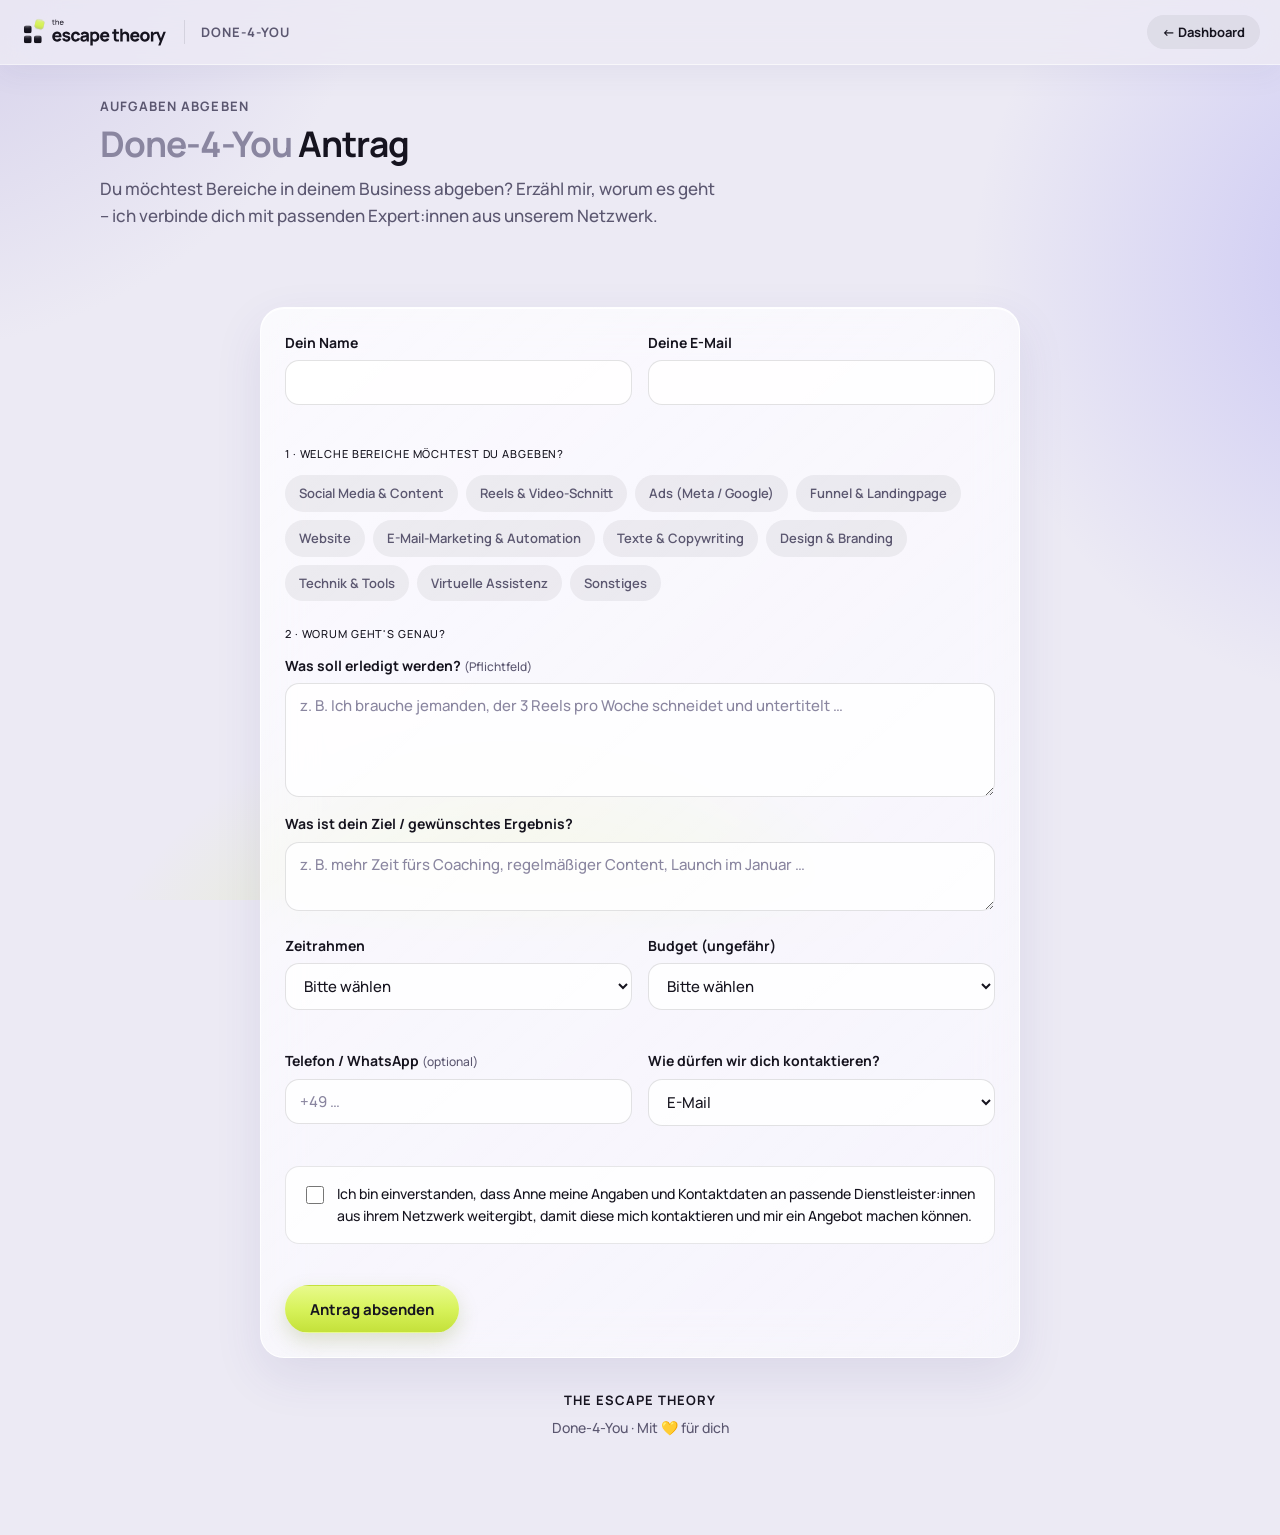
<file: d4y.html>
<!DOCTYPE html>
<html lang="de">
<head>
<meta charset="UTF-8" />
<meta name="viewport" content="width=device-width, initial-scale=1.0, viewport-fit=cover" />
<title>The Escape Theory · Done-4-You Antrag</title>
<meta name="theme-color" content="#ECEAF4" />
<link rel="manifest" href="manifest.webmanifest" />
<link rel="icon" type="image/png" href="icons/icon-192.png" />
<link rel="apple-touch-icon" href="icons/apple-touch-icon.png" />
<link rel="preload" href="milchglas/manrope.ttf" as="font" type="font/ttf" crossorigin />
<link rel="stylesheet" href="escape-os.css" />
<style>
  .hero{ padding:var(--s8) 0 calc(var(--s12) + 30px); }
  .form-wrap{ max-width:760px; margin:0 auto; }
  .sec{ margin-bottom:var(--s6); }
  .sec-t{ font-size:11px; letter-spacing:.08em; text-transform:uppercase; color:var(--accent-deep); margin:0 0 var(--s3); }
  .chips .chip{ font-size:.8125rem; padding:.5rem .875rem; }
  .row2{ display:grid; grid-template-columns:1fr 1fr; gap:var(--s4); }
  @media (max-width:640px){ .row2{ grid-template-columns:1fr; } }
  .me{ display:flex; gap:var(--s3); align-items:center; background:var(--tint); border:1px solid var(--hair); border-radius:var(--r-md); padding:var(--s3) var(--s4); margin-bottom:var(--s6); font-size:var(--t-sm); }
  .consent{ background:var(--paper); border:1px solid var(--hair); border-radius:var(--r-md); padding:var(--s4); }
  .consent .check{ align-items:flex-start; }
  .consent input{ margin-top:3px; flex:none; }
  .err{ color:var(--danger); font-size:var(--t-sm); min-height:1.2em; margin:var(--s3) 0; }
  .done{ text-align:center; padding:var(--s10) var(--s6); }
  .done .big{ font-size:3rem; }
  .done h2{ margin:var(--s3) 0 var(--s2); }
</style>
</head>
<body>

<div class="topbar">
  <a class="brand" id="homeLink" href="index.html"><span class="mark"></span><span class="wm">The Escape <em>Theory</em></span></a>
  <span class="sep"></span><span class="ctx">Done-4-You</span>
  <span class="spacer"></span>
  <a class="btn btn-secondary btn-sm" id="backLink" href="index.html">← Dashboard</a>
</div>

<section class="hero">
  <div class="wrap">
    <div>
      <div class="eyebrow">Aufgaben abgeben</div>
      <h1>Done-4-You <em>Antrag</em></h1>
      <p class="lead">Du möchtest Bereiche in deinem Business abgeben? Erzähl mir, worum es geht – ich verbinde dich mit passenden Expert:innen aus unserem Netzwerk.</p>
    </div>
  </div>
</section>

<main>
  <div class="wrap">
    <div class="form-wrap">

      <div class="card" id="hintCard" hidden>
        <div class="eyebrow">Dein persönlicher Zugang</div>
        <p class="muted" id="hintText">Den Antrag kannst du stellen, wenn du den Mentee-Bereich über deinen persönlichen Link aus deinem Miro öffnest.</p>
      </div>

      <form class="card" id="form" action="https://formsubmit.co/anne.siebenkees@lovelifepassport.com" method="POST" novalidate>
        <input type="hidden" name="_subject" value="💼 Neuer D4Y-Antrag aus dem Mentee-Bereich">
        <input type="hidden" name="_template" value="table">
        <input type="hidden" name="_captcha" value="false">
        <input type="hidden" name="_next" value="https://annesiebenkees-ai.github.io/tet-mentee-bereich/d4y.html?danke=1">
        <input type="hidden" name="_autoresponse" value="Danke für deinen Done-4-You-Antrag! Ich schaue ihn mir an und melde mich bei dir mit passenden Expert:innen aus unserem Netzwerk. Deine Anne 💛">
        <input type="hidden" name="Bereiche" id="bereicheFeld">

        <div class="sec row2">
          <div class="field"><label>Dein Name</label><input class="input" name="Name" id="nameFeld" maxlength="80" required /></div>
          <div class="field"><label>Deine E-Mail</label><input class="input" type="email" name="email" id="mailFeld" maxlength="120" required /></div>
        </div>

        <div class="sec">
          <div class="sec-t">1 · Welche Bereiche möchtest du abgeben?</div>
          <div class="chips" id="bereiche"></div>
        </div>

        <div class="sec">
          <div class="sec-t">2 · Worum geht's genau?</div>
          <div class="field"><label>Was soll erledigt werden? <span class="hint">(Pflichtfeld)</span></label>
            <textarea class="input" name="Was soll erledigt werden" rows="4" maxlength="2000" placeholder="z. B. Ich brauche jemanden, der 3 Reels pro Woche schneidet und untertitelt …"></textarea></div>
          <div class="field"><label>Was ist dein Ziel / gewünschtes Ergebnis?</label>
            <textarea class="input" name="Ziel" rows="2" maxlength="1000" placeholder="z. B. mehr Zeit fürs Coaching, regelmäßiger Content, Launch im Januar …"></textarea></div>
        </div>

        <div class="sec row2">
          <div class="field"><label>Zeitrahmen</label>
            <select class="select input" name="Zeitrahmen">
              <option value="">Bitte wählen</option><option>So schnell wie möglich</option><option>In den nächsten 4 Wochen</option><option>In 1–3 Monaten</option><option>Noch offen</option>
            </select></div>
          <div class="field"><label>Budget (ungefähr)</label>
            <select class="select input" name="Budget">
              <option value="">Bitte wählen</option><option>unter 500 €</option><option>500–1.500 €</option><option>1.500–5.000 €</option><option>über 5.000 €</option><option>Noch offen</option>
            </select></div>
        </div>

        <div class="sec row2">
          <div class="field"><label>Telefon / WhatsApp <span class="hint">(optional)</span></label>
            <input class="input" name="Telefon" maxlength="60" placeholder="+49 …" /></div>
          <div class="field"><label>Wie dürfen wir dich kontaktieren?</label>
            <select class="select input" name="Kontaktweg">
              <option>E-Mail</option><option>Telefon</option><option>WhatsApp</option>
            </select></div>
        </div>

        <div class="consent">
          <label class="check"><input type="checkbox" name="Einverständnis Weitergabe" value="ja" />
            <span>Ich bin einverstanden, dass Anne meine Angaben und Kontaktdaten an passende Dienstleister:innen aus ihrem Netzwerk weitergibt, damit diese mich kontaktieren und mir ein Angebot machen können.</span></label>
        </div>

        <div class="err" id="err"></div>
        <button class="btn btn-haupt btn-lg" type="submit" id="send">Antrag absenden</button>
      </form>

      <div class="card done" id="done" hidden>
        <div class="big">🎉</div>
        <h2>Danke! Dein Antrag ist bei mir angekommen.</h2>
        <p class="muted">Ich schaue ihn mir an und melde mich bei dir mit passenden Expert:innen aus unserem Netzwerk. Eine Bestätigung bekommst du per Mail.</p>
        <p style="margin-top:var(--s5)"><a class="btn btn-secondary" id="doneBack" href="index.html">← Zurück zum Dashboard</a></p>
      </div>

    </div>
  </div>
  <footer>
    <div class="f-brand">The Escape Theory</div>
    <div style="margin-top:.375rem">Done-4-You · Mit 💛 für dich</div>
  </footer>
</main>

<script src="mentee.js"></script>
<script>
const BEREICHE = ["Social Media & Content", "Reels & Video-Schnitt", "Ads (Meta / Google)", "Funnel & Landingpage",
  "Website", "E-Mail-Marketing & Automation", "Texte & Copywriting", "Design & Branding",
  "Technik & Tools", "Virtuelle Assistenz", "Sonstiges"];
const gewaehlt = new Set();
["homeLink","backLink","doneBack"].forEach(id => $(id).href = withCode("index.html"));

$("bereiche").innerHTML = BEREICHE.map(b => `<button type="button" class="chip" data-b="${esc(b)}">${esc(b)}</button>`).join("");
$("bereiche").addEventListener("click", e => {
  const c = e.target.closest(".chip"); if (!c) return;
  const b = c.dataset.b; gewaehlt.has(b) ? gewaehlt.delete(b) : gewaehlt.add(b);
  c.classList.toggle("is-on", gewaehlt.has(b));
});

$("form").addEventListener("submit", async e => {
  e.preventDefault();
  const f = $("form");
  const q = n => f.querySelector(`[name="${n}"]`);
  $("bereicheFeld").value = [...gewaehlt].join(", ");
  const fehler =
    !q("Name").value.trim() ? "Bitte gib deinen Namen an." :
    !/^\S+@\S+\.\S+$/.test(q("email").value.trim()) ? "Bitte gib eine gültige E-Mail-Adresse an." :
    !gewaehlt.size ? "Bitte wähl mindestens einen Bereich aus." :
    !q("Was soll erledigt werden").value.trim() ? "Bitte beschreib kurz, was erledigt werden soll." :
    !q("Einverständnis Weitergabe").checked ? "Bitte bestätige, dass ich deine Angaben weitergeben darf – sonst kann ich dich nicht vermitteln." : "";
  if (fehler) { $("err").textContent = fehler; return; }
  $("err").textContent = ""; $("send").disabled = true; $("send").textContent = "Wird gesendet …";
  await meldung("D4Y-Antrag", f);
  f.submit();
});

// Nach dem Absenden leitet FormSubmit auf ?danke=1 zurück → Bestätigung zeigen
if (new URLSearchParams(location.search).get("danke") === "1") {
  $("form").hidden = true; $("done").hidden = false;
}
// Name aus dem persönlichen Zugang vorausfüllen (E-Mail tippt der Mentee selbst)
const alt = gemerkt("dashboard");
if (alt && alt.ich) $("nameFeld").value = alt.ich.name;
</script>
</body>
</html>
</file>
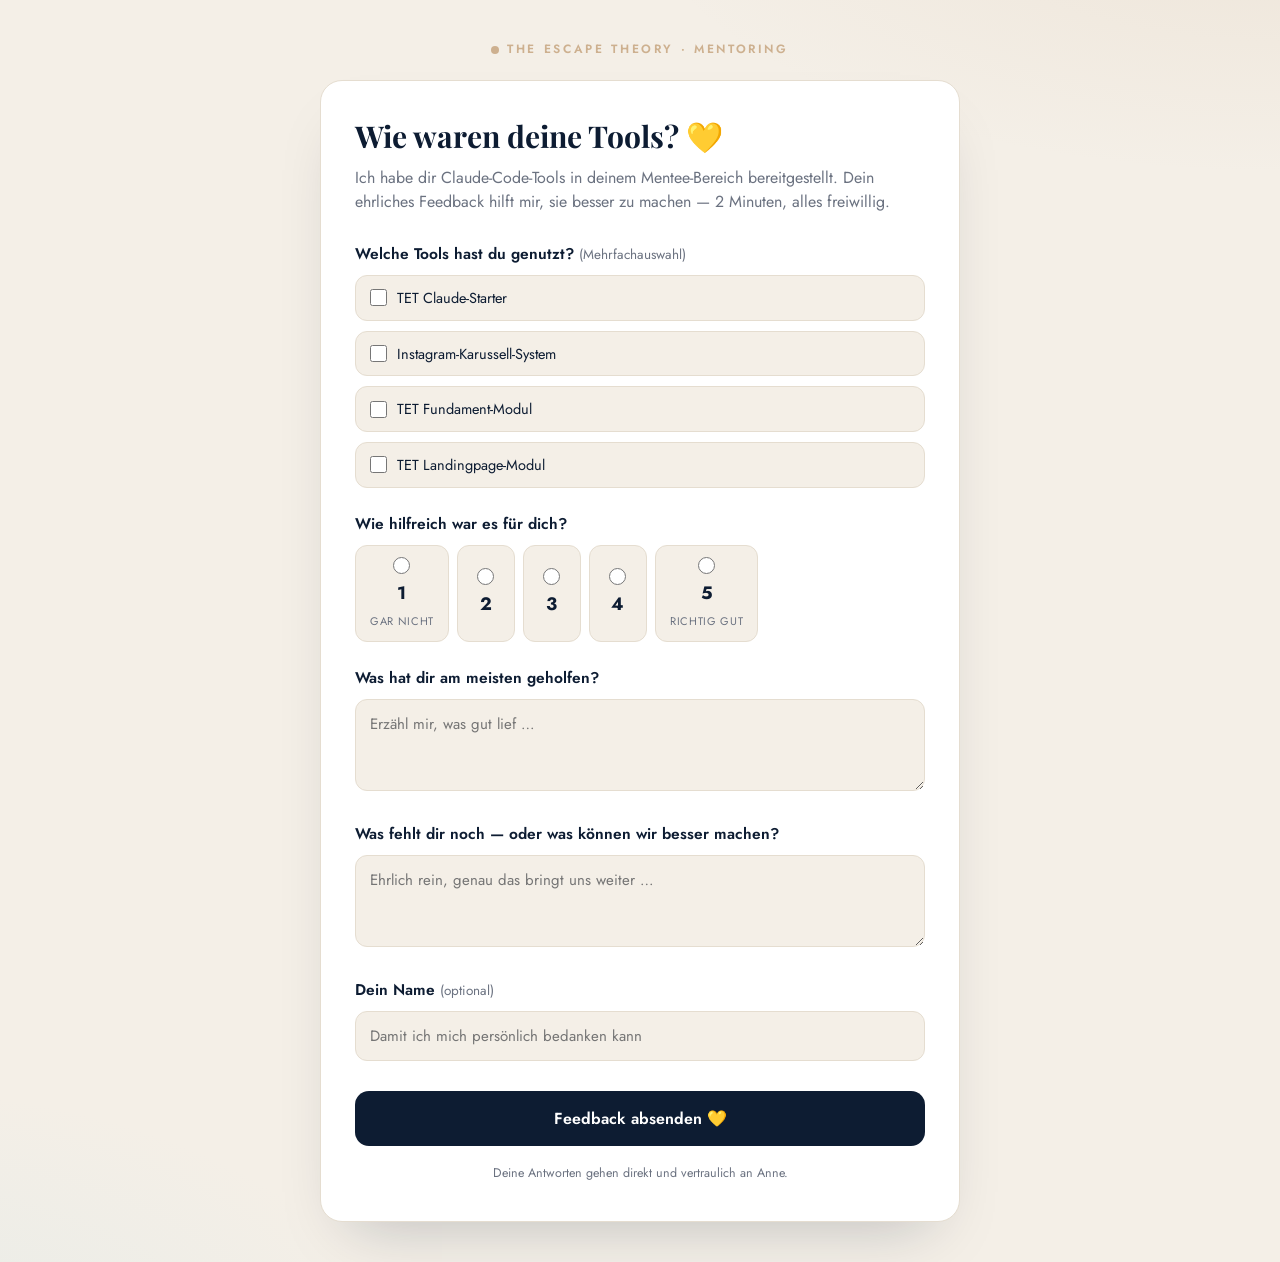
<file: umfrage.html>
<!DOCTYPE html>
<html lang="de">
<head>
<meta charset="UTF-8">
<meta name="viewport" content="width=device-width, initial-scale=1.0">
<title>Dein Feedback · The Escape Theory</title>
<link rel="preconnect" href="https://fonts.googleapis.com">
<link rel="preconnect" href="https://fonts.gstatic.com" crossorigin>
<link href="https://fonts.googleapis.com/css2?family=Jost:wght@400;500;600;700&family=Playfair+Display:wght@600;700&display=swap" rel="stylesheet">
<style>
  :root{
    --navy:#0d1c32; --navy-2:#142844; --camel:#cdb08f;
    --blue:#b3dde9; --cream:#f4efe7; --line:#e5ddd0;
    --muted:#6b7280; --white:#ffffff;
  }
  *{margin:0;padding:0;box-sizing:border-box}
  body{
    font-family:'Jost',sans-serif; color:var(--navy);
    background:
      radial-gradient(1100px 500px at 100% -10%, rgba(205,176,143,.18), transparent 60%),
      radial-gradient(900px 500px at -10% 110%, rgba(179,221,233,.20), transparent 60%),
      var(--cream);
    min-height:100vh; padding:40px 18px; line-height:1.5;
    -webkit-font-smoothing:antialiased;
  }
  .wrap{max-width:640px;margin:0 auto}
  .brand{
    text-align:center; letter-spacing:.22em; text-transform:uppercase;
    font-size:12px; font-weight:600; color:var(--camel); margin-bottom:22px;
  }
  .brand .dot{display:inline-block;width:8px;height:8px;border-radius:50%;background:var(--camel);margin-right:8px;vertical-align:middle}
  .card{
    background:var(--white); border:1px solid var(--line); border-radius:22px;
    padding:38px 34px; box-shadow:0 30px 60px -30px rgba(13,28,50,.25);
  }
  h1{font-family:'Playfair Display',serif;font-weight:700;font-size:30px;line-height:1.15;margin-bottom:12px}
  .intro{color:var(--muted);font-size:16px;margin-bottom:28px}
  .field{margin-bottom:24px}
  label.q{display:block;font-weight:600;font-size:15.5px;margin-bottom:10px}
  label.q .opt{color:var(--muted);font-weight:400;font-size:13.5px}
  input[type=text], textarea{
    width:100%; font-family:inherit; font-size:15px; color:var(--navy);
    background:var(--cream); border:1.5px solid var(--line); border-radius:12px;
    padding:13px 14px; transition:border-color .15s;
  }
  input[type=text]:focus, textarea:focus{outline:none;border-color:var(--camel)}
  textarea{min-height:92px;resize:vertical}
  .opts{display:flex;flex-direction:column;gap:10px}
  .opts.row{flex-direction:row;flex-wrap:wrap;gap:10px}
  .pick{
    display:flex;align-items:center;gap:10px; cursor:pointer;
    border:1.5px solid var(--line); background:var(--cream);
    border-radius:12px; padding:11px 14px; font-size:14.5px; transition:.15s;
  }
  .pick:hover{border-color:var(--camel)}
  .pick input{accent-color:var(--navy);width:17px;height:17px;flex-shrink:0}
  .opts.row .pick{padding:11px 16px}
  .scale{display:flex;gap:8px;flex-wrap:wrap}
  .scale .pick{flex-direction:column;gap:6px;min-width:58px;justify-content:center;text-align:center}
  .scale .n{font-weight:700;font-size:18px}
  .scale .lab{font-size:11px;color:var(--muted);text-transform:uppercase;letter-spacing:.06em}
  button{
    width:100%; font-family:inherit; font-weight:600; font-size:16px;
    color:var(--white); background:var(--navy); border:none; border-radius:14px;
    padding:16px; cursor:pointer; margin-top:6px; transition:.15s;
  }
  button:hover{background:var(--navy-2);transform:translateY(-1px)}
  .foot{text-align:center;color:var(--muted);font-size:12.5px;margin-top:18px}
  .hp{position:absolute;left:-9999px}
  /* Danke-Zustand */
  .thanks{text-align:center;padding:22px 8px}
  .thanks .big{font-size:46px;margin-bottom:10px}
  .thanks h1{margin-bottom:10px}
  .thanks a{display:inline-block;margin-top:22px;color:var(--navy);font-weight:600;text-decoration:none;border-bottom:2px solid var(--camel);padding-bottom:2px}
  .hidden{display:none}
</style>
</head>
<body>
<div class="wrap">
  <div class="brand"><span class="dot"></span>The Escape Theory · Mentoring</div>

  <!-- FORMULAR -->
  <div class="card" id="formCard">
    <h1>Wie waren deine Tools? 💛</h1>
    <p class="intro">Ich habe dir Claude-Code-Tools in deinem Mentee-Bereich bereitgestellt. Dein ehrliches Feedback hilft mir, sie besser zu machen — 2 Minuten, alles freiwillig.</p>

    <form id="meldeForm" action="https://formsubmit.co/anne.siebenkees@lovelifepassport.com" method="POST">
      <!-- FormSubmit-Steuerung -->
      <input type="hidden" name="_subject" value="Neues Tool-Feedback aus dem Mentee-Bereich 💛">
      <input type="hidden" name="_template" value="table">
      <input type="hidden" name="_captcha" value="false">
      <input type="hidden" name="_next" value="https://annesiebenkees-ai.github.io/tet-mentee-bereich/umfrage.html?danke=1">
      <input type="text" name="_honey" class="hp" tabindex="-1" autocomplete="off">

      <div class="field">
        <label class="q">Welche Tools hast du genutzt? <span class="opt">(Mehrfachauswahl)</span></label>
        <div class="opts">
          <label class="pick"><input type="checkbox" name="Genutzte Tools" value="TET Claude-Starter"> TET Claude-Starter</label>
          <label class="pick"><input type="checkbox" name="Genutzte Tools" value="Instagram-Karussell-System"> Instagram-Karussell-System</label>
          <label class="pick"><input type="checkbox" name="Genutzte Tools" value="TET Fundament-Modul"> TET Fundament-Modul</label>
          <label class="pick"><input type="checkbox" name="Genutzte Tools" value="TET Landingpage-Modul"> TET Landingpage-Modul</label>
        </div>
      </div>

      <div class="field">
        <label class="q">Wie hilfreich war es für dich?</label>
        <div class="scale">
          <label class="pick"><input type="radio" name="Hilfreich (1-5)" value="1"><span class="n">1</span><span class="lab">gar nicht</span></label>
          <label class="pick"><input type="radio" name="Hilfreich (1-5)" value="2"><span class="n">2</span></label>
          <label class="pick"><input type="radio" name="Hilfreich (1-5)" value="3"><span class="n">3</span></label>
          <label class="pick"><input type="radio" name="Hilfreich (1-5)" value="4"><span class="n">4</span></label>
          <label class="pick"><input type="radio" name="Hilfreich (1-5)" value="5"><span class="n">5</span><span class="lab">richtig gut</span></label>
        </div>
      </div>

      <div class="field">
        <label class="q">Was hat dir am meisten geholfen?</label>
        <textarea name="Was am meisten geholfen hat" placeholder="Erzähl mir, was gut lief …"></textarea>
      </div>

      <div class="field">
        <label class="q">Was fehlt dir noch — oder was können wir besser machen?</label>
        <textarea name="Was noch fehlt / besser gemacht werden kann" placeholder="Ehrlich rein, genau das bringt uns weiter …"></textarea>
      </div>

      <div class="field">
        <label class="q">Dein Name <span class="opt">(optional)</span></label>
        <input type="text" name="Name" placeholder="Damit ich mich persönlich bedanken kann">
      </div>

      <button type="submit">Feedback absenden 💛</button>
      <div class="foot">Deine Antworten gehen direkt und vertraulich an Anne.</div>
    </form>
  </div>

  <!-- DANKE -->
  <div class="card thanks hidden" id="thanksCard">
    <div class="big">💛</div>
    <h1>Dankeschön!</h1>
    <p class="intro">Dein Feedback ist bei mir gelandet — genau sowas hilft mir, die Tools für dich noch besser zu machen. Ich lese jede einzelne Antwort.</p>
    <a href="https://annesiebenkees-ai.github.io/tet-mentee-bereich/">← Zurück zu deinem Mentee-Bereich</a>
  </div>
</div>

<script src="mentee.js"></script>
<script>meldungBeimAbsenden(document.getElementById("meldeForm"), "Tool-Feedback (Umfrage)");</script>
<script>
  // Nach dem Absenden leitet FormSubmit auf ?danke=1 zurück → Danke-Zustand zeigen.
  if (new URLSearchParams(location.search).get("danke") === "1") {
    document.getElementById("formCard").classList.add("hidden");
    document.getElementById("thanksCard").classList.remove("hidden");
  }
</script>
</body>
</html>
</file>
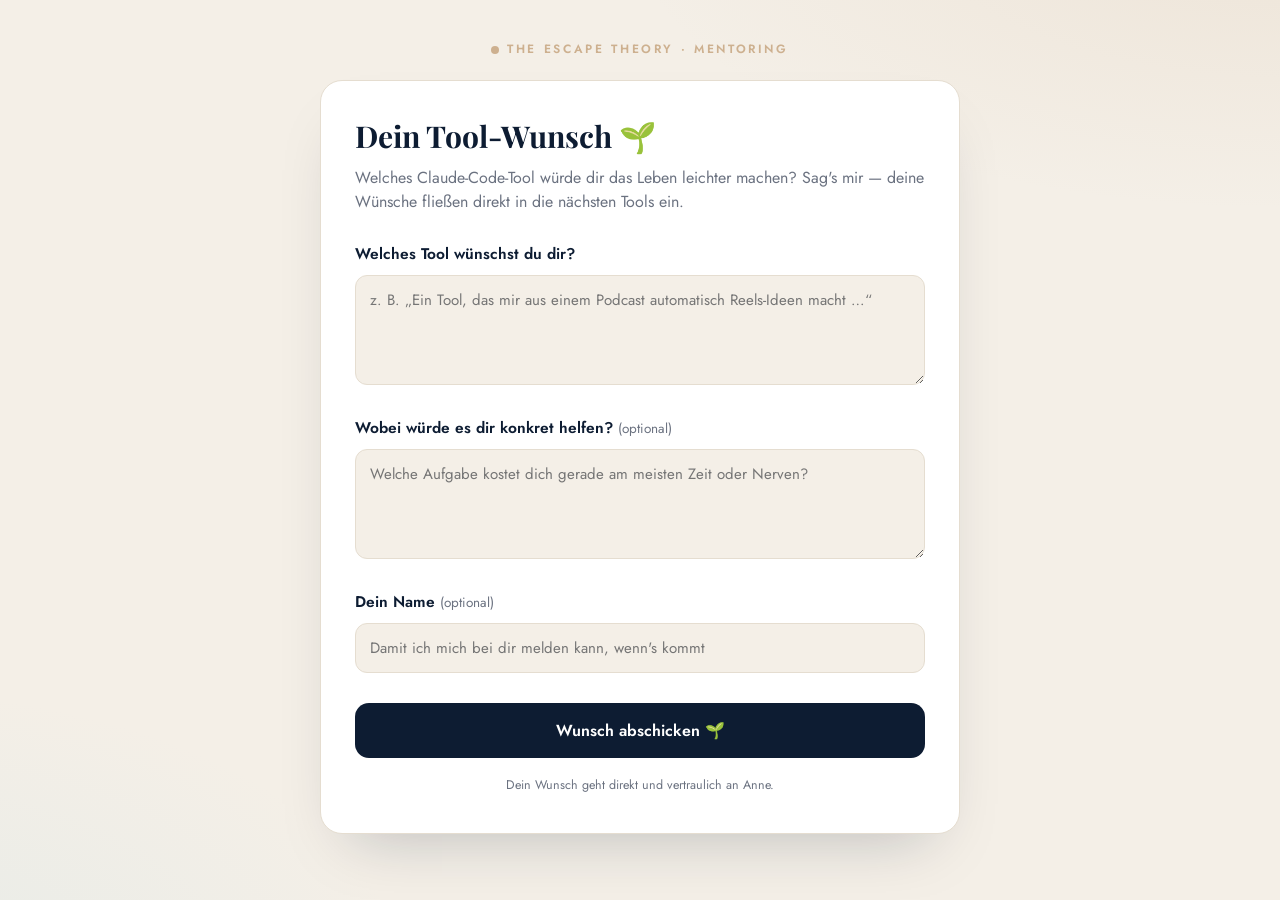
<file: wuensche.html>
<!DOCTYPE html>
<html lang="de">
<head>
<meta charset="UTF-8">
<meta name="viewport" content="width=device-width, initial-scale=1.0">
<title>Tool-Wunsch · The Escape Theory</title>
<link rel="preconnect" href="https://fonts.googleapis.com">
<link rel="preconnect" href="https://fonts.gstatic.com" crossorigin>
<link href="https://fonts.googleapis.com/css2?family=Jost:wght@400;500;600;700&family=Playfair+Display:wght@600;700&display=swap" rel="stylesheet">
<style>
  :root{
    --navy:#0d1c32; --navy-2:#142844; --camel:#cdb08f;
    --blue:#b3dde9; --cream:#f4efe7; --line:#e5ddd0;
    --muted:#6b7280; --white:#ffffff;
  }
  *{margin:0;padding:0;box-sizing:border-box}
  body{
    font-family:'Jost',sans-serif; color:var(--navy);
    background:
      radial-gradient(1100px 500px at 100% -10%, rgba(205,176,143,.18), transparent 60%),
      radial-gradient(900px 500px at -10% 110%, rgba(179,221,233,.20), transparent 60%),
      var(--cream);
    min-height:100vh; padding:40px 18px; line-height:1.5;
    -webkit-font-smoothing:antialiased;
  }
  .wrap{max-width:640px;margin:0 auto}
  .brand{
    text-align:center; letter-spacing:.22em; text-transform:uppercase;
    font-size:12px; font-weight:600; color:var(--camel); margin-bottom:22px;
  }
  .brand .dot{display:inline-block;width:8px;height:8px;border-radius:50%;background:var(--camel);margin-right:8px;vertical-align:middle}
  .card{
    background:var(--white); border:1px solid var(--line); border-radius:22px;
    padding:38px 34px; box-shadow:0 30px 60px -30px rgba(13,28,50,.25);
  }
  h1{font-family:'Playfair Display',serif;font-weight:700;font-size:30px;line-height:1.15;margin-bottom:12px}
  .intro{color:var(--muted);font-size:16px;margin-bottom:28px}
  .field{margin-bottom:24px}
  label.q{display:block;font-weight:600;font-size:15.5px;margin-bottom:10px}
  label.q .opt{color:var(--muted);font-weight:400;font-size:13.5px}
  input[type=text], textarea{
    width:100%; font-family:inherit; font-size:15px; color:var(--navy);
    background:var(--cream); border:1.5px solid var(--line); border-radius:12px;
    padding:13px 14px; transition:border-color .15s;
  }
  input[type=text]:focus, textarea:focus{outline:none;border-color:var(--camel)}
  textarea{min-height:110px;resize:vertical}
  button{
    width:100%; font-family:inherit; font-weight:600; font-size:16px;
    color:var(--white); background:var(--navy); border:none; border-radius:14px;
    padding:16px; cursor:pointer; margin-top:6px; transition:.15s;
  }
  button:hover{background:var(--navy-2);transform:translateY(-1px)}
  .foot{text-align:center;color:var(--muted);font-size:12.5px;margin-top:18px}
  .hp{position:absolute;left:-9999px}
  .thanks{text-align:center;padding:22px 8px}
  .thanks .big{font-size:46px;margin-bottom:10px}
  .thanks h1{margin-bottom:10px}
  .thanks a{display:inline-block;margin-top:22px;color:var(--navy);font-weight:600;text-decoration:none;border-bottom:2px solid var(--camel);padding-bottom:2px}
  .hidden{display:none}
</style>
</head>
<body>
<div class="wrap">
  <div class="brand"><span class="dot"></span>The Escape Theory · Mentoring</div>

  <!-- FORMULAR -->
  <div class="card" id="formCard">
    <h1>Dein Tool-Wunsch 🌱</h1>
    <p class="intro">Welches Claude-Code-Tool würde dir das Leben leichter machen? Sag's mir — deine Wünsche fließen direkt in die nächsten Tools ein.</p>

    <form id="meldeForm" action="https://formsubmit.co/anne.siebenkees@lovelifepassport.com" method="POST">
      <!-- FormSubmit-Steuerung -->
      <input type="hidden" name="_subject" value="Neuer Tool-Wunsch aus dem Mentee-Bereich 🌱">
      <input type="hidden" name="_template" value="table">
      <input type="hidden" name="_captcha" value="false">
      <input type="hidden" name="_next" value="https://annesiebenkees-ai.github.io/tet-mentee-bereich/wuensche.html?danke=1">
      <input type="text" name="_honey" class="hp" tabindex="-1" autocomplete="off">

      <div class="field">
        <label class="q">Welches Tool wünschst du dir?</label>
        <textarea name="Tool-Wunsch" placeholder="z. B. „Ein Tool, das mir aus einem Podcast automatisch Reels-Ideen macht …“" required></textarea>
      </div>

      <div class="field">
        <label class="q">Wobei würde es dir konkret helfen? <span class="opt">(optional)</span></label>
        <textarea name="Wobei es helfen würde" placeholder="Welche Aufgabe kostet dich gerade am meisten Zeit oder Nerven?"></textarea>
      </div>

      <div class="field">
        <label class="q">Dein Name <span class="opt">(optional)</span></label>
        <input type="text" name="Name" placeholder="Damit ich mich bei dir melden kann, wenn's kommt">
      </div>

      <button type="submit">Wunsch abschicken 🌱</button>
      <div class="foot">Dein Wunsch geht direkt und vertraulich an Anne.</div>
    </form>
  </div>

  <!-- DANKE -->
  <div class="card thanks hidden" id="thanksCard">
    <div class="big">🌱</div>
    <h1>Wunsch notiert!</h1>
    <p class="intro">Danke dir — dein Wunsch ist bei mir gelandet. Genau so entstehen die nächsten Tools: aus dem, was ihr wirklich braucht.</p>
    <a href="https://annesiebenkees-ai.github.io/tet-mentee-bereich/">← Zurück zu deinem Mentee-Bereich</a>
  </div>
</div>

<script src="mentee.js"></script>
<script>meldungBeimAbsenden(document.getElementById("meldeForm"), "Tool-Wunsch");</script>
<script>
  if (new URLSearchParams(location.search).get("danke") === "1") {
    document.getElementById("formCard").classList.add("hidden");
    document.getElementById("thanksCard").classList.remove("hidden");
  }
</script>
</body>
</html>
</file>
<file: escape-os.css>
/* =================================================================
   THE ESCAPE THEORY · Mentee-Bereich — Design „MILCHGLAS“
   Marke seit 28.10.2026, gleiche Werte wie Socialmediastudio & TET-Businessportal
   (Quelle: client/src/stil/milchglas.css, Stand 10.11.2026).
   Regeln: nur Manrope · keine Serifen, kein Kursiv · Lime nur für die EINE
   Haupthandlung je Ansicht (.btn-haupt) · Text auf Lime immer Tinte.
   Die alten Variablennamen (--ink, --slate, --tint …) bleiben als Aliase,
   damit die Seiten ohne Umbau die neuen Werte bekommen.
   ================================================================= */
@font-face{
  font-family:"Manrope";
  src:url("milchglas/manrope.ttf") format("truetype");
  font-weight:200 800; font-style:normal; font-display:swap;
}

:root{
  /* --- Milchglas-Tokens --- */
  --mg-grund:#ECEAF4; --mg-grund-deckend:#F7F6FB;
  --mg-flaeche:rgba(255,255,255,.85);
  --mg-glas:linear-gradient(140deg,rgba(255,255,255,.74),rgba(255,255,255,.52));
  --mg-glas-stark:linear-gradient(140deg,rgba(255,255,255,.92),rgba(255,255,255,.72));
  --mg-glas-linie:rgba(255,255,255,.85);
  --mg-glas-schatten:inset 0 1px 0 rgba(255,255,255,.95),0 18px 48px rgba(70,60,140,.10);
  --mg-glas-schatten-stark:inset 0 1px 0 rgba(255,255,255,.95),0 28px 70px rgba(70,60,140,.18);
  --mg-unschaerfe:blur(26px) saturate(165%);
  --mg-dunkel:linear-gradient(180deg,#2A2636 0%,#18161F 34%,#111018 100%); --mg-dunkel-linie:rgba(255,255,255,.20);
  --mg-weich:rgba(22,20,31,.06); --mg-weich-stark:rgba(22,20,31,.10);
  --mg-text:#16141F; --mg-text-leise:#5B5770; --mg-text-auftakt:#8A86A0;
  --mg-text-auf-dunkel:#ECEAF4; --mg-text-auf-dunkel-leise:rgba(236,234,244,.70);
  --mg-linie:rgba(22,20,31,.10); --mg-linie-leicht:rgba(22,20,31,.06);
  --mg-feld-rand:rgba(22,20,31,.12); --mg-feld-rand-hover:rgba(22,20,31,.22);
  --mg-akzent:#D7F25A; --mg-auf-akzent:#16141F;
  --mg-akzent-knopf:linear-gradient(180deg,#E8FA8C 0%,#D7F25A 52%,#C4E13A 100%);
  --mg-licht-lavendel:rgba(201,195,230,1); --mg-licht-violett:rgba(123,116,242,.30); --mg-licht-lime:rgba(215,242,90,.50);
  --mg-gefahr:#B42318; --mg-gefahr-grund:#F8D7D3; --mg-gefahr-rand:rgba(180,35,24,.28);
  --mg-ok:#2F7D4A; --mg-ok-grund:#DCEFD9;
  --mg-laeuft-grund:rgba(201,195,230,.55);
  --mg-fokus:#16141F; --mg-fokus-ring:rgba(22,20,31,.18);
  --mg-r-feld:14px; --mg-r-karte:24px; --mg-r-gross:28px; --mg-r-rund:999px;
  --mg-sh-leicht:0 1px 2px rgba(70,60,140,.05),0 6px 18px rgba(70,60,140,.06);
  color-scheme:light;

  /* --- Aliase für die bestehenden Seiten --- */
  --ink:var(--mg-text); --body:var(--mg-text); --slate:var(--mg-text-leise);
  --paper:var(--mg-flaeche); --white:#FFFFFF;
  --tint:var(--mg-weich); --water:var(--mg-licht-lavendel); --deep:var(--mg-feld-rand-hover);
  --hair:var(--mg-linie); --hair2:var(--mg-linie-leicht);
  --accent:var(--mg-text); --accent-deep:var(--mg-text); --accent-tint:var(--mg-weich-stark); --accent-soft:var(--mg-weich);
  --focus:var(--mg-fokus); --focus-ring:var(--mg-fokus-ring);
  --danger:var(--mg-gefahr); --danger-tint:var(--mg-gefahr-grund);
  --ok:var(--mg-ok); --ok-tint:var(--mg-ok-grund);
  --serif:'Manrope',system-ui,-apple-system,'Segoe UI',sans-serif;
  --sans:var(--serif); --mono:var(--serif);
  --t-eyebrow:13px; --t-label:.8125rem; --t-sm:.875rem; --t-body:.9375rem; --t-lg:1.0625rem;
  --t-h3:1.25rem; --t-h2:1.625rem; --t-h1:clamp(1.75rem, 1.2vw + 1.25rem, 2.5rem);
  --s1:.25rem; --s2:.5rem; --s3:.75rem; --s4:1rem; --s5:1.25rem; --s6:1.5rem; --s8:2rem; --s10:2.5rem; --s12:3rem;
  --r-xs:8px; --r-sm:var(--mg-r-feld); --r-md:var(--mg-r-feld); --r-lg:var(--mg-r-karte); --r-xl:var(--mg-r-gross); --r-pill:var(--mg-r-rund);
  --sh-1:var(--mg-sh-leicht); --sh-2:var(--mg-glas-schatten); --sh-3:var(--mg-glas-schatten-stark);
  --sh-accent:0 8px 20px rgba(120,140,30,.22);
  --ease:cubic-bezier(.4,.1,.2,1); --fast:.14s; --med:.24s;
  --wave:none;
}

/* ---------- Grund mit Licht ---------- */
*{ box-sizing:border-box; }
html{ -webkit-text-size-adjust:100%; scroll-behavior:smooth; background:var(--mg-grund); }
body{
  margin:0; font-family:var(--sans); font-weight:500; font-size:var(--t-body);
  line-height:1.6; color:var(--mg-text); background:transparent;
  -webkit-font-smoothing:antialiased; text-rendering:optimizeLegibility;
}
body::before{
  content:""; position:fixed; inset:0; z-index:-1; pointer-events:none;
  background:
    radial-gradient(70vmax 70vmax at -10% -20%, var(--mg-licht-lavendel), transparent 60%),
    radial-gradient(55vmax 55vmax at 110% 30%, var(--mg-licht-violett), transparent 62%),
    radial-gradient(60vmax 60vmax at 40% 130%, var(--mg-licht-lime), transparent 62%),
    var(--mg-grund);
}
h1,h2,h3,h4,p{ margin:0; }
em, i{ font-style:normal; }
a{ color:inherit; }
button{ font:inherit; color:inherit; }
:focus{ outline:none; }
:focus-visible{ box-shadow:0 0 0 2px #fff, 0 0 0 4px var(--mg-fokus); }
::selection{ background:rgba(215,242,90,.55); color:var(--mg-text); }
[hidden]{ display:none !important; }

/* Zweifarbige Überschrift: Auftakt leise, betonter Teil (<em>) in Tinte */
h1:has(em), h2:has(em), h3:has(em){ color:var(--mg-text-auftakt) !important; }
h1 em, h2 em, h3 em{ color:var(--mg-text); font-weight:inherit; }

/* ---------- Etikett (früher „Eyebrow“) ---------- */
.eyebrow{
  font-family:var(--sans); font-weight:700; font-size:13px; letter-spacing:.08em;
  text-transform:uppercase; color:var(--mg-text-leise);
  display:block; margin-bottom:var(--s2);
}

/* ---------- Kopfzeile ---------- */
.topbar{
  position:sticky; top:0; z-index:60; height:64px;
  display:flex; align-items:center; gap:var(--s4); padding:0 var(--s5);
  background:rgba(236,234,244,.84);
  backdrop-filter:var(--mg-unschaerfe); -webkit-backdrop-filter:var(--mg-unschaerfe);
  box-shadow:0 1px 0 rgba(255,255,255,.7), 0 10px 30px rgba(70,60,140,.06);
}
.brand{ display:flex; align-items:center; gap:.625rem; text-decoration:none; min-width:0; }
/* Logo (Pearl, hell): Wortmarke 148×30, unter 375px nur das Bildzeichen.
   Der Text im HTML bleibt für Screenreader, sichtbar ist nur die Datei. */
.brand .mark{ display:none; width:32px; height:32px; flex:none; background:url("milchglas/tet-zeichen-hell.svg") no-repeat center/contain; }
.brand .wm{
  display:block; width:148px; height:30px; flex:none; overflow:hidden; text-indent:200%; white-space:nowrap;
  background:url("milchglas/tet-logo-hell.svg") no-repeat left center/contain;
}
.topbar .sep{ width:1px; height:24px; background:var(--mg-linie); flex:none; }
.topbar .ctx{ font-weight:700; font-size:13px; letter-spacing:.08em; text-transform:uppercase; color:var(--mg-text-leise); white-space:nowrap; }
.topbar .spacer{ flex:1; }
.topbar .who{ font-size:var(--t-sm); color:var(--mg-text-leise); white-space:nowrap; }
.topbar .who b{ color:var(--mg-text); font-weight:700; }
@media (max-width:640px){ .topbar .sep, .topbar .ctx{ display:none; } .topbar{ padding:0 var(--s4); gap:var(--s3); } }
@media (max-width:520px){ .topbar .who{ display:none; } }
@media (max-width:374px){ .brand .wm{ display:none; } .brand .mark{ display:block; } }

/* ---------- Layout ---------- */
.wrap{ max-width:1120px; margin:0 auto; padding:0 var(--s5); }
@media (max-width:640px){ .wrap{ padding:0 var(--s4); } }
.grid{ display:grid; grid-template-columns:1fr 1fr; gap:var(--s5); }
.span{ grid-column:1 / -1; }
@media (max-width:820px){ .grid{ grid-template-columns:1fr; } }

/* ---------- Kopfbereich der Seite ---------- */
.hero{ position:relative; padding:var(--s10) 0 var(--s8); }
.hero .wrap{ position:relative; z-index:1; display:flex; align-items:flex-start; justify-content:space-between; gap:var(--s6); }
.hero h1{
  font-weight:700; font-size:var(--t-h1); color:var(--mg-text); letter-spacing:-.028em; line-height:1.07; margin:.25rem 0 .75rem;
}
.hero .lead{ font-size:var(--t-lg); color:var(--mg-text-leise); max-width:56ch; }
.hero .sig{ margin-top:var(--s3); font-weight:700; color:var(--mg-text); }
.mentor{ flex:none; text-align:center; }
.mentor img{ width:84px; height:84px; border-radius:50%; object-fit:cover; display:block; margin:0 auto; border:3px solid rgba(255,255,255,.9); box-shadow:var(--mg-glas-schatten); }
.mentor .cap{ margin-top:var(--s2); font-weight:700; font-size:11px; letter-spacing:.08em; text-transform:uppercase; color:var(--mg-text-leise); }
.mentor .cap b{ display:block; font-weight:700; font-size:.9375rem; letter-spacing:-.01em; text-transform:none; color:var(--mg-text); }
@media (max-width:640px){ .hero{ padding:var(--s8) 0 var(--s6); } .mentor img{ width:62px; height:62px; } }
main{ position:relative; padding-bottom:var(--s12); }

/* ---------- Glaskarte ---------- */
.card{
  background:var(--mg-glas); border:1px solid var(--mg-glas-linie); border-radius:var(--mg-r-karte);
  box-shadow:var(--mg-glas-schatten); padding:var(--s6);
  backdrop-filter:var(--mg-unschaerfe); -webkit-backdrop-filter:var(--mg-unschaerfe);
}
.card.stark{ background:var(--mg-glas-stark); box-shadow:var(--mg-glas-schatten-stark); border-radius:var(--mg-r-gross); }
.card h2{ font-weight:700; font-size:var(--t-h3); color:var(--mg-text); letter-spacing:-.02em; line-height:1.2; margin-bottom:.25rem; }
.intro{ font-size:var(--t-sm); color:var(--mg-text-leise); line-height:1.6; margin-bottom:var(--s4); max-width:62ch; }
.muted{ color:var(--mg-text-leise); font-size:var(--t-sm); }

/* ---------- Knöpfe ---------- */
/* .btn-primary = dunkler Knopf (Tinte) · .btn-haupt = Lime, nur EINMAL je Ansicht */
.btn{
  --bg:var(--mg-weich); --fg:var(--mg-text); --bd:transparent;
  display:inline-flex; align-items:center; justify-content:center; gap:.5rem;
  font-family:var(--sans); font-weight:700; font-size:var(--t-sm); line-height:1;
  min-height:40px; padding:.625rem 1.125rem; border-radius:var(--mg-r-rund); border:1px solid var(--bd);
  background:var(--bg); color:var(--fg); cursor:pointer; white-space:nowrap; text-decoration:none;
  transition:background var(--fast) var(--ease), border-color var(--fast) var(--ease), filter var(--fast);
}
.btn svg{ width:16px; height:16px; flex:none; }
.btn[disabled]{ opacity:.5; cursor:not-allowed; }
.btn-lg{ min-height:48px; padding:.8125rem 1.5rem; font-size:var(--t-body); }
.btn-sm{ min-height:34px; padding:.4375rem .875rem; font-size:var(--t-label); }
.btn-full{ width:100%; }
.btn-primary{ --bg:var(--mg-text); --fg:var(--mg-text-auf-dunkel); }
.btn-primary:hover{ --bg:#2A2636; }
.btn-haupt{ --bg:var(--mg-akzent-knopf); --fg:var(--mg-auf-akzent); box-shadow:0 8px 20px rgba(120,140,30,.22); }
.btn-haupt:hover{ filter:brightness(1.03); }
.btn-secondary{ --bg:var(--mg-weich); --fg:var(--mg-text); }
.btn-secondary:hover{ --bg:var(--mg-weich-stark); }
.btn-ghost{ --bg:transparent; --fg:var(--mg-text-leise); }
.btn-ghost:hover{ --bg:var(--mg-weich); --fg:var(--mg-text); }
.btn-danger{ --bg:var(--mg-gefahr-grund); --fg:var(--mg-gefahr); --bd:var(--mg-gefahr-rand); }
.btn-danger:hover{ filter:brightness(.98); }

/* ---------- Felder ---------- */
.field{ display:flex; flex-direction:column; gap:.375rem; min-width:0; margin-bottom:var(--s4); }
.field > label{ font-weight:700; font-size:var(--t-sm); color:var(--mg-text); }
.field .hint{ font-size:.75rem; color:var(--mg-text-leise); font-weight:500; }
.input, .select, textarea.input{
  width:100%; font-family:var(--sans); font-weight:500; font-size:var(--t-body); color:var(--mg-text);
  background:var(--mg-flaeche); border:1px solid var(--mg-feld-rand); border-radius:var(--mg-r-feld);
  padding:.6875rem .875rem; transition:border-color var(--fast) var(--ease), box-shadow var(--fast) var(--ease);
}
textarea.input{ resize:vertical; line-height:1.5; }
.input::placeholder{ color:var(--mg-text-auftakt); }
.input:hover, .select:hover{ border-color:var(--mg-feld-rand-hover); }
.input:focus, .select:focus{ border-color:var(--mg-fokus); box-shadow:0 0 0 3px var(--mg-fokus-ring); }
.check{ display:flex; gap:.625rem; align-items:center; font-size:var(--t-sm); color:var(--mg-text); }
.check input{ width:18px; height:18px; accent-color:var(--mg-text); }

/* ---------- Pillen ---------- */
.chips{ display:flex; flex-wrap:wrap; gap:.5rem; }
.chip{
  appearance:none; cursor:pointer; font-family:var(--sans); font-size:.8125rem; font-weight:600;
  min-height:34px; padding:.375rem .875rem; border-radius:var(--mg-r-rund); border:0;
  background:var(--mg-weich); color:var(--mg-text-leise); transition:background var(--fast) var(--ease), color var(--fast); text-decoration:none;
  display:inline-flex; align-items:center;
}
.chip:hover{ background:rgba(22,20,31,.08); color:var(--mg-text); }
.chip.is-on{ background:var(--mg-text); color:var(--mg-text-auf-dunkel); font-weight:700; }
.tag{
  display:inline-flex; align-items:center; font-size:.75rem; font-weight:600;
  padding:.2rem .625rem; border-radius:var(--mg-r-rund); background:var(--mg-weich); color:var(--mg-text); border:0;
}
.tag.cool{ background:var(--mg-laeuft-grund); color:var(--mg-text); }
.tag.ok{ background:var(--mg-ok-grund); color:var(--mg-ok); }
.tag.fehler{ background:var(--mg-gefahr-grund); color:var(--mg-gefahr); }

/* ---------- Dunkle Highlight-Karte (nächstes Treffen) ---------- */
.ticket{
  position:relative; display:flex; overflow:hidden; color:var(--mg-text-auf-dunkel);
  background:var(--mg-dunkel); border:1px solid var(--mg-dunkel-linie); border-radius:var(--mg-r-gross);
  box-shadow:var(--mg-glas-schatten-stark);
}
.ticket .stub{
  width:54px; flex:none; display:flex; align-items:center; justify-content:center;
  font-weight:700; font-size:11px; letter-spacing:.14em; text-transform:uppercase; color:var(--mg-text-auf-dunkel-leise);
  writing-mode:vertical-rl; transform:rotate(180deg); border-left:1px dashed var(--mg-dunkel-linie); background:rgba(255,255,255,.04);
}
.ticket .stub.cool{ color:var(--mg-text-auf-dunkel-leise); }
.ticket .body{ padding:var(--s6); flex:1; min-width:0; }
.ticket .eyebrow, .ticket .meta, .ticket .muted{ color:var(--mg-text-auf-dunkel-leise) !important; }
.ticket h2, .ticket .when, .ticket b{ color:var(--mg-text-auf-dunkel) !important; }
.ticket .btn-primary, .ticket .btn-haupt{ --bg:var(--mg-akzent-knopf); --fg:var(--mg-auf-akzent); box-shadow:0 8px 20px rgba(120,140,30,.22); }

/* ---------- Liste (Termine) ---------- */
.row{ display:flex; align-items:center; gap:var(--s4); padding:var(--s3) 0; border-bottom:1px solid var(--mg-linie-leicht); }
.row:last-child{ border-bottom:0; }
.date{ flex:none; width:58px; text-align:center; background:var(--mg-weich); border-radius:var(--mg-r-feld); padding:.375rem 0; }
.date .d{ font-weight:800; font-size:1.375rem; line-height:1.05; color:var(--mg-text); letter-spacing:-.02em; }
.date .m{ font-weight:700; font-size:11px; letter-spacing:.08em; text-transform:uppercase; color:var(--mg-text-leise); }
.row .info{ flex:1; min-width:0; }
.row .t{ font-weight:700; font-size:var(--t-body); color:var(--mg-text); }
.row .s{ font-size:var(--t-sm); color:var(--mg-text-leise); }
.soon{ display:inline-block; font-weight:600; font-size:11px; padding:.1rem .5rem; border-radius:var(--mg-r-rund); background:var(--mg-laeuft-grund); color:var(--mg-text); margin-left:.375rem; vertical-align:2px; }

/* ---------- Hinweis (Fehler/Warnung) ---------- */
.alert{
  display:flex; gap:var(--s4); align-items:flex-start;
  background:linear-gradient(140deg,rgba(248,215,211,.92),rgba(248,215,211,.72)); border:1px solid var(--mg-gefahr-rand);
  border-radius:var(--mg-r-karte); padding:var(--s5) var(--s6); box-shadow:var(--mg-glas-schatten);
  backdrop-filter:var(--mg-unschaerfe); -webkit-backdrop-filter:var(--mg-unschaerfe);
}
.alert .ic{ flex:none; width:40px; height:40px; border-radius:50%; background:var(--mg-gefahr); color:#fff; display:flex; align-items:center; justify-content:center; font-weight:800; font-size:1.125rem; }
.alert h2{ font-weight:700; font-size:var(--t-h3); letter-spacing:-.02em; color:var(--mg-gefahr); margin-bottom:.25rem; }
.alert p{ color:var(--mg-text); font-size:var(--t-body); margin-bottom:var(--s4); }
.alert .acts{ display:flex; flex-wrap:wrap; gap:var(--s2); }
@media (max-width:640px){ .alert{ flex-direction:column; } }

/* ---------- Avatar ---------- */
.ava{ flex:none; width:44px; height:44px; border-radius:50%; background:linear-gradient(140deg,#DCD8F0,#C9C3E6); color:var(--mg-text); display:flex; align-items:center; justify-content:center; font-weight:800; font-size:.9375rem; overflow:hidden; border:2px solid rgba(255,255,255,.9); }
.ava img{ width:100%; height:100%; object-fit:cover; }
.ava.sm{ width:32px; height:32px; font-size:.75rem; }

/* ---------- Fenster ---------- */
dialog{
  border:1px solid var(--mg-glas-linie); border-radius:var(--mg-r-gross); padding:0; width:min(560px, calc(100% - 32px));
  box-shadow:var(--mg-glas-schatten-stark); color:var(--mg-text);
  background:linear-gradient(140deg,rgba(251,250,254,.97),rgba(241,239,248,.95));
}
dialog::backdrop{ background:rgba(22,20,31,.32); backdrop-filter:blur(4px); -webkit-backdrop-filter:blur(4px); }
.dlg{ padding:var(--s6); max-height:85vh; overflow:auto; }
.dlg h2{ font-weight:700; font-size:var(--t-h2); letter-spacing:-.02em; color:var(--mg-text); margin-bottom:var(--s4); }
.dlg-acts{ display:flex; gap:var(--s2); justify-content:flex-end; flex-wrap:wrap; margin-top:var(--s4); }
.dlg-msg{ font-size:var(--t-sm); color:var(--mg-gefahr); min-height:1.2em; }

/* ---------- Fußzeile ---------- */
footer{ text-align:center; padding:var(--s8) 0 var(--s12); color:var(--mg-text-leise); font-size:var(--t-sm); }
footer .f-brand{ font-weight:700; font-size:13px; letter-spacing:.08em; text-transform:uppercase; color:var(--mg-text); }

/* ---------- Handy: Tippziele ≥ 44px ---------- */
@media (max-width:880px), (pointer:coarse){
  .btn, .btn-sm, .chip{ min-height:44px; }
}

/* ---------- Weniger Transparenz gewünscht ---------- */
@media (prefers-reduced-transparency:reduce){
  .topbar, .card, .alert, dialog::backdrop{ backdrop-filter:none !important; -webkit-backdrop-filter:none !important; }
  .card, .alert, .topbar{ background:var(--mg-grund) !important; }
  .ticket{ background:#18161F !important; }
}
</file>
